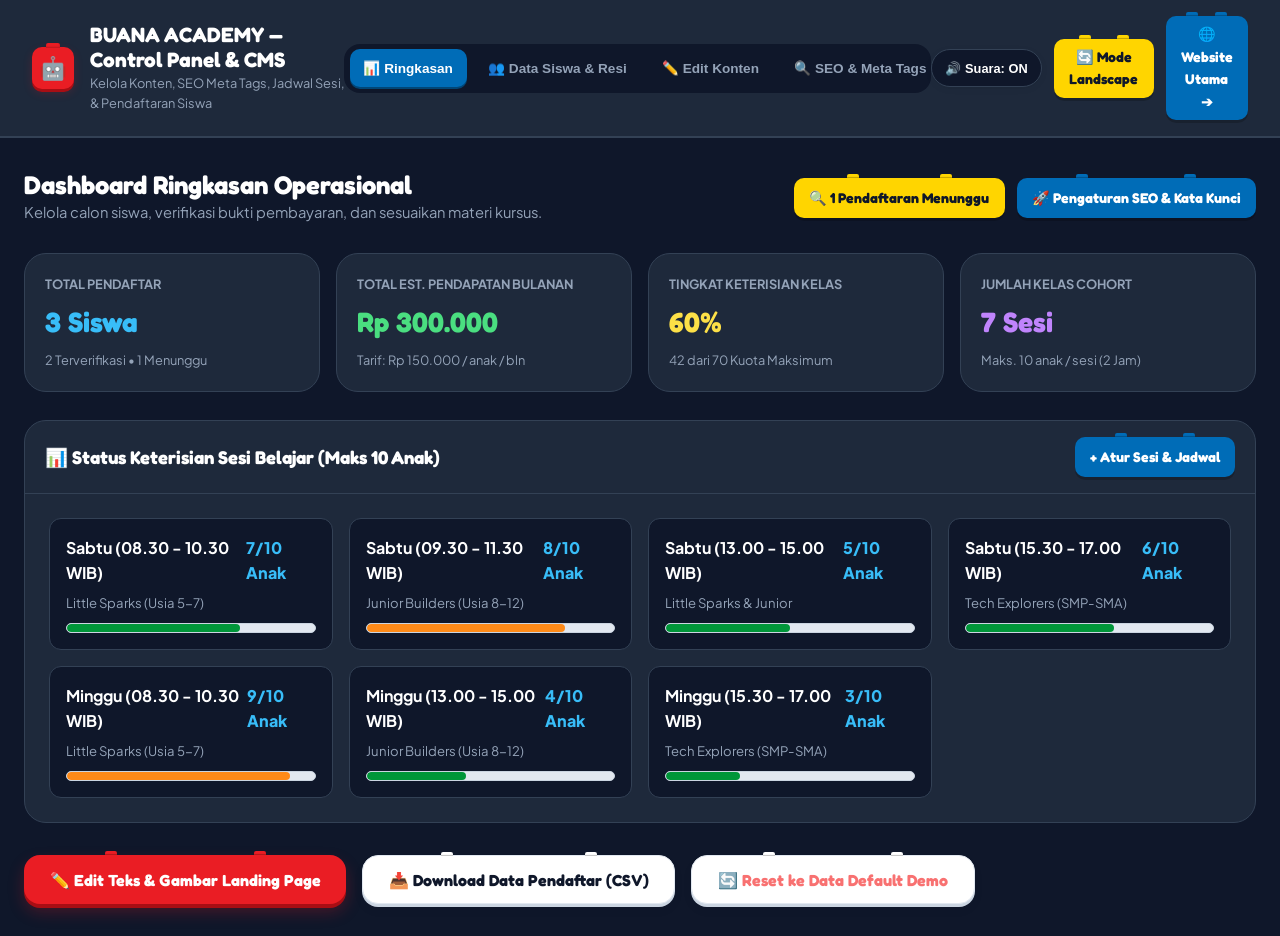
<file: admin.html>
<!DOCTYPE html>
<html lang="id">
<head>
  <meta charset="UTF-8">
  <meta name="viewport" content="width=device-width, initial-scale=1.0">
  <title>Admin Portal — BUANA ACADEMY Control Panel & SEO Manager</title>
  <meta name="robots" content="noindex, nofollow">
  <link rel="stylesheet" href="css/style.css">
  <link rel="icon" href="data:image/svg+xml,<svg xmlns='http://www.w3.org/2000/svg' viewBox='0 0 100 100'><text y='.9em' font-size='90'>⚙️</text></svg>">
  <style>
    body {
      background: #0f172a;
      color: #e2e8f0;
      background-image: none;
    }
    .admin-wrapper {
      display: flex;
      flex-direction: column;
      min-height: 100vh;
    }
    .admin-nav-bar {
      background: #1e293b;
      border-bottom: 2px solid #334155;
      padding: 1rem 2rem;
      display: flex;
      align-items: center;
      justify-content: space-between;
      position: sticky;
      top: 0;
      z-index: 100;
    }
    .seo-preview-google {
      background: #ffffff;
      color: #1a0dab;
      border: 1px solid #dfe1e5;
      border-radius: 12px;
      padding: 1.25rem 1.5rem;
      margin-top: 1rem;
      font-family: Arial, sans-serif;
    }
    .seo-preview-url {
      font-size: 0.85rem;
      color: #202124;
      margin-bottom: 0.25rem;
    }
    .seo-preview-title {
      font-size: 1.25rem;
      color: #1a0dab;
      font-weight: 500;
      cursor: pointer;
      text-decoration: underline;
      line-height: 1.3;
      margin-bottom: 0.35rem;
    }
    .seo-preview-desc {
      font-size: 0.9rem;
      color: #4d5156;
      line-height: 1.4;
    }
  </style>
</head>
<body>

  <div class="admin-wrapper">
    <!-- Header -->
    <header class="admin-nav-bar">
      <div style="display:flex; align-items:center; gap:1rem;">
        <div class="lego-brand-box" style="width:42px; height:42px; font-size:1.4rem;">🤖</div>
        <div>
          <h1 style="color:#fff; font-size:1.3rem; margin:0;">BUANA ACADEMY — Control Panel & CMS</h1>
          <div style="font-size:0.8rem; color:#94a3b8;">Kelola Konten, SEO Meta Tags, Jadwal Sesi, & Pendaftaran Siswa</div>
        </div>
      </div>

      <!-- Navigation Tabs -->
      <div class="admin-tabs">
        <button class="admin-tab-btn active" data-tab="overview">📊 Ringkasan</button>
        <button class="admin-tab-btn" data-tab="students">👥 Data Siswa & Resi</button>
        <button class="admin-tab-btn" data-tab="cms">✏️ Edit Konten</button>
        <button class="admin-tab-btn" data-tab="seo">🔍 SEO & Meta Tags</button>
        <button class="admin-tab-btn" data-tab="sessions">⏰ Jadwal & Kuota</button>
        <button class="admin-tab-btn" data-tab="faqs">❓ FAQ</button>
      </div>

      <div style="display:flex; align-items:center; gap:0.75rem;">
        <button id="btn-sound-toggle" class="sound-toggle-btn" onclick="window.buanaSound.toggleSound()" style="background:#0f172a; color:#fff; border-color:#334155;">
          🔊 Suara: ON
        </button>

        <a href="landscape.html" target="_blank" class="btn-lego btn-lego-yellow btn-sm" title="Lihat Tampilan Landscape">
          🔄 Mode Landscape
        </a>

        <a href="index.html" target="_blank" class="btn-lego btn-lego-blue btn-sm">
          🌐 Website Utama ➔
        </a>
      </div>
    </header>

    <!-- Main Container Content -->
    <main class="container" style="max-width:1300px; padding:2rem 1.5rem; flex-grow:1;">
      <div id="admin-tab-content">
        <!-- Rendered dynamically by admin.js -->
      </div>
    </main>
  </div>

  <!-- Scripts -->
  <script src="js/store.js"></script>
  <script src="js/sound.js"></script>
  <script src="js/confetti.js"></script>
  <script src="js/admin.js"></script>
</body>
</html>
</file>
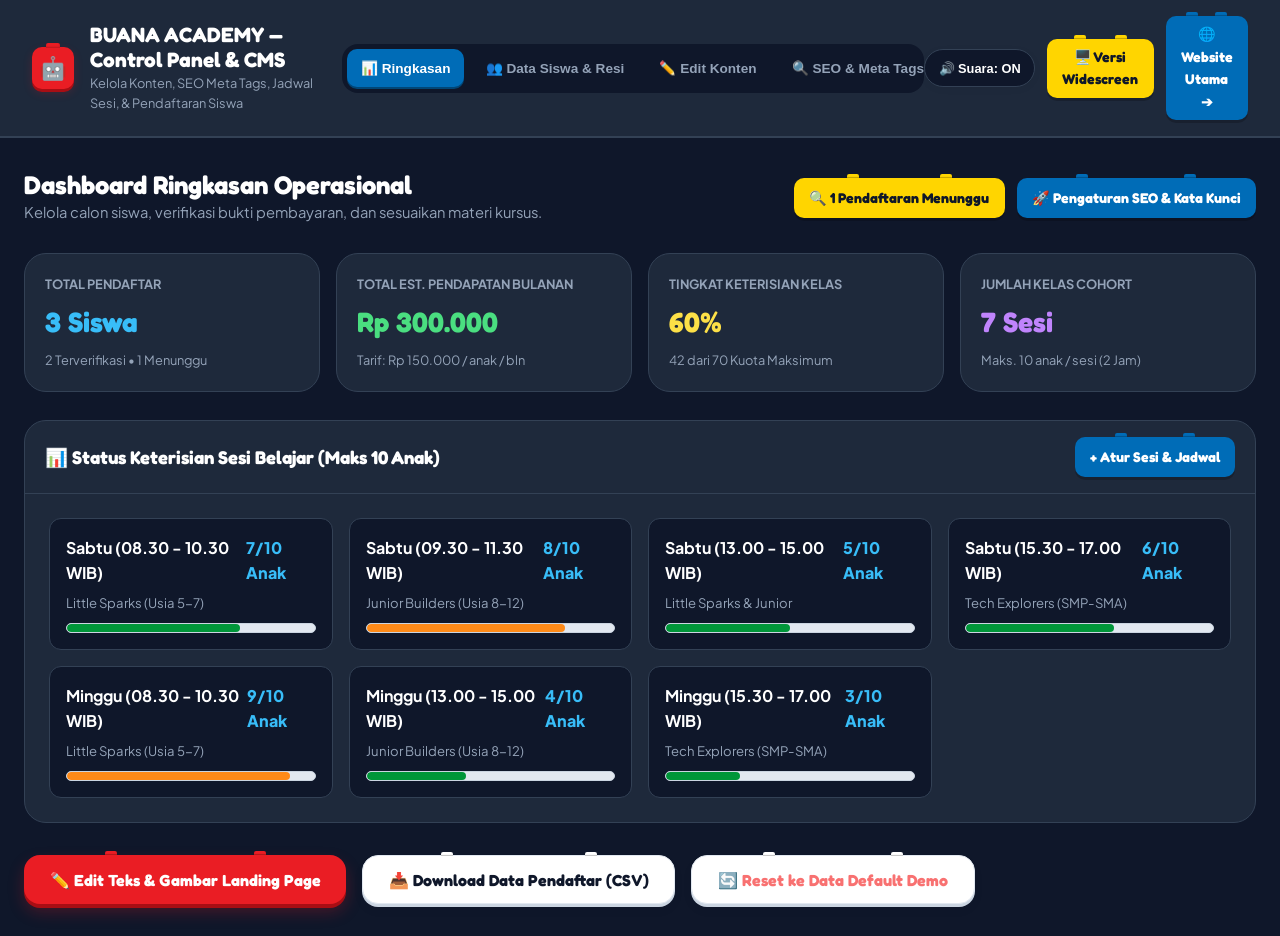
<file: robotic/admin.html>
<!DOCTYPE html>
<html lang="id">
<head>
  <meta charset="UTF-8">
  <meta name="viewport" content="width=device-width, initial-scale=1.0">
  <title>Admin Portal — BUANA ACADEMY Control Panel & SEO Manager</title>
  <meta name="robots" content="noindex, nofollow">
  <link rel="stylesheet" href="css/style.css">
  <link rel="icon" href="data:image/svg+xml,<svg xmlns='http://www.w3.org/2000/svg' viewBox='0 0 100 100'><text y='.9em' font-size='90'>⚙️</text></svg>">
  <style>
    body {
      background: #0f172a;
      color: #e2e8f0;
      background-image: none;
    }
    .admin-wrapper {
      display: flex;
      flex-direction: column;
      min-height: 100vh;
    }
    .admin-nav-bar {
      background: #1e293b;
      border-bottom: 2px solid #334155;
      padding: 1rem 2rem;
      display: flex;
      align-items: center;
      justify-content: space-between;
      position: sticky;
      top: 0;
      z-index: 100;
    }
    .seo-preview-google {
      background: #ffffff;
      color: #1a0dab;
      border: 1px solid #dfe1e5;
      border-radius: 12px;
      padding: 1.25rem 1.5rem;
      margin-top: 1rem;
      font-family: Arial, sans-serif;
    }
    .seo-preview-url {
      font-size: 0.85rem;
      color: #202124;
      margin-bottom: 0.25rem;
    }
    .seo-preview-title {
      font-size: 1.25rem;
      color: #1a0dab;
      font-weight: 500;
      cursor: pointer;
      text-decoration: underline;
      line-height: 1.3;
      margin-bottom: 0.35rem;
    }
    .seo-preview-desc {
      font-size: 0.9rem;
      color: #4d5156;
      line-height: 1.4;
    }
  </style>
</head>
<body>

  <div class="admin-wrapper">
    <!-- Header -->
    <header class="admin-nav-bar">
      <div style="display:flex; align-items:center; gap:1rem;">
        <div class="lego-brand-box" style="width:42px; height:42px; font-size:1.4rem;">🤖</div>
        <div>
          <h1 style="color:#fff; font-size:1.3rem; margin:0;">BUANA ACADEMY — Control Panel & CMS</h1>
          <div style="font-size:0.8rem; color:#94a3b8;">Kelola Konten, SEO Meta Tags, Jadwal Sesi, & Pendaftaran Siswa</div>
        </div>
      </div>

      <!-- Navigation Tabs -->
      <div class="admin-tabs">
        <button class="admin-tab-btn active" data-tab="overview">📊 Ringkasan</button>
        <button class="admin-tab-btn" data-tab="students">👥 Data Siswa & Resi</button>
        <button class="admin-tab-btn" data-tab="cms">✏️ Edit Konten</button>
        <button class="admin-tab-btn" data-tab="seo">🔍 SEO & Meta Tags</button>
        <button class="admin-tab-btn" data-tab="sessions">⏰ Jadwal & Kuota</button>
        <button class="admin-tab-btn" data-tab="faqs">❓ FAQ</button>
      </div>

      <div style="display:flex; align-items:center; gap:0.75rem;">
        <button id="btn-sound-toggle" class="sound-toggle-btn" onclick="window.buanaSound.toggleSound()" style="background:#0f172a; color:#fff; border-color:#334155;">
          🔊 Suara: ON
        </button>

        <a href="landscape.html" target="_blank" class="btn-lego btn-lego-yellow btn-sm" title="Buka Versi Widescreen">
          🖥️ Versi Widescreen
        </a>

        <a href="index.html" target="_blank" class="btn-lego btn-lego-blue btn-sm">
          🌐 Website Utama ➔
        </a>
      </div>
    </header>

    <!-- Main Container Content -->
    <main class="container" style="max-width:1300px; padding:2rem 1.5rem; flex-grow:1;">
      <div id="admin-tab-content">
        <!-- Rendered dynamically by admin.js -->
      </div>
    </main>
  </div>

  <!-- Scripts -->
  <script src="js/store.js"></script>
  <script src="js/sound.js"></script>
  <script src="js/confetti.js"></script>
  <script src="js/admin.js"></script>
</body>
</html>
</file>
<file: css/style.css>
/* ==========================================================================
   BUANA ACADEMY - LEGO-THEMED & MOBILE-FIRST iOS SYSTEM
   With Lego Brick Navigation, 3D Tactile Buttons & Flying Lego Airplane
   ========================================================================== */

@import url('https://fonts.googleapis.com/css2?family=Fredoka:wght@400;500;600;700&family=Plus+Jakarta+Sans:wght@400;500;600;700;800&display=swap');

:root {
  /* Official Lego Color Palette (Tactile & Cheerful) */
  --lego-red: #ea1d24;
  --lego-red-shadow: #a80e14;
  
  --lego-blue: #006cb7;
  --lego-blue-shadow: #004677;
  
  --lego-yellow: #ffd500;
  --lego-yellow-shadow: #c9a300;
  
  --lego-green: #009639;
  --lego-green-shadow: #006325;
  
  --lego-orange: #fe8a18;
  --lego-orange-shadow: #c26307;
  
  --lego-purple: #8b5cf6;
  --lego-purple-shadow: #633fb9;

  /* iOS Clean System Tones */
  --ios-bg: #f6f8fc;
  --ios-card: #ffffff;
  --ios-subcard: #f8fafc;
  --ios-border: #e2e8f0;
  --ios-border-focus: #006cb7;
  
  --ios-text-primary: #0f172a;
  --ios-text-secondary: #334155;
  --ios-text-muted: #64748b;
  
  /* Radii */
  --radius-xs: 6px;
  --radius-sm: 10px;
  --radius-md: 16px;
  --radius-lg: 22px;
  --radius-xl: 30px;
  --radius-full: 9999px;
  
  /* Elevation */
  --shadow-ios-sm: 0 2px 8px rgba(0, 0, 0, 0.04), 0 1px 2px rgba(0, 0, 0, 0.02);
  --shadow-ios-card: 0 10px 25px -5px rgba(15, 23, 42, 0.06), 0 4px 10px -2px rgba(0, 0, 0, 0.02);
  --shadow-ios-elevated: 0 18px 36px -8px rgba(15, 23, 42, 0.1), 0 6px 14px -3px rgba(0, 0, 0, 0.04);

  --font-main: 'Plus Jakarta Sans', -apple-system, BlinkMacSystemFont, 'Segoe UI', Roboto, sans-serif;
  --font-lego: 'Fredoka', 'Plus Jakarta Sans', sans-serif;
  
  --transition-snappy: 0.12s cubic-bezier(0.4, 0, 0.2, 1);
  --transition-spring: 0.35s cubic-bezier(0.175, 0.885, 0.32, 1.275);
}

/* ==========================================================================
   RESET & LEGO BASEPLATE BACKGROUND
   ========================================================================== */
*, *::before, *::after {
  box-sizing: border-box;
  margin: 0;
  padding: 0;
  -webkit-tap-highlight-color: transparent;
}

html {
  scroll-behavior: smooth;
  font-size: 16px;
  touch-action: manipulation;
}

body {
  font-family: var(--font-main);
  background-color: var(--ios-bg);
  background-image: radial-gradient(#cbd5e1 2px, transparent 2px);
  background-size: 26px 26px;
  color: var(--ios-text-primary);
  line-height: 1.6;
  overflow-x: hidden;
  width: 100%;
  -webkit-font-smoothing: antialiased;
}

h1, h2, h3, h4, h5, h6 {
  font-family: var(--font-lego);
  color: var(--ios-text-primary);
  font-weight: 700;
  line-height: 1.2;
}

a {
  color: inherit;
  text-decoration: none;
}

img {
  max-width: 100%;
  height: auto;
  display: block;
}

.container {
  width: 100%;
  max-width: 1240px;
  margin: 0 auto;
  padding: 0 1.25rem;
}

/* ==========================================================================
   LEGO STUD ROWS & ACCENTS
   ========================================================================== */
.lego-stud-row {
  display: flex;
  gap: 10px;
  padding: 8px 12px;
  background: rgba(0, 0, 0, 0.03);
  border-bottom: 1px solid var(--ios-border);
  overflow: hidden;
}

.lego-stud {
  width: 14px;
  height: 14px;
  flex-shrink: 0;
  border-radius: 50%;
  background: #ffffff;
  box-shadow: inset 0 -2px 3px rgba(0,0,0,0.18), 0 2px 4px rgba(0,0,0,0.08);
  border: 1px solid rgba(0,0,0,0.06);
  position: relative;
}

.lego-stud::after {
  content: '';
  position: absolute;
  top: 2px;
  left: 3px;
  width: 4px;
  height: 4px;
  border-radius: 50%;
  background: rgba(255, 255, 255, 0.85);
}

/* ==========================================================================
   LEGO BRICK NAVIGATION MENU (DESKTOP & MOBILE)
   ========================================================================== */
.nav-links {
  display: flex;
  align-items: center;
  gap: 0.65rem;
  list-style: none;
}

/* Individual 3D Lego Brick Menu Item */
.lego-nav-brick {
  display: inline-flex;
  align-items: center;
  justify-content: center;
  font-family: var(--font-lego);
  font-size: 0.85rem;
  font-weight: 700;
  padding: 0.5rem 0.9rem;
  border-radius: var(--radius-sm);
  position: relative;
  cursor: pointer;
  user-select: none;
  text-decoration: none;
  white-space: nowrap;
  transition: transform var(--transition-snappy), box-shadow var(--transition-snappy);
}

/* Studs on top of each menu brick */
.lego-nav-brick::before, .lego-nav-brick::after {
  content: '';
  position: absolute;
  top: -4px;
  width: 9px;
  height: 4px;
  border-radius: 2px 2px 0 0;
  background: inherit;
  box-shadow: inset 0 -1px 1px rgba(0,0,0,0.25);
}
.lego-nav-brick::before { left: 20%; }
.lego-nav-brick::after { right: 20%; }

.lego-nav-brick:hover {
  transform: translateY(-2px);
}
.lego-nav-brick:active {
  transform: translateY(2px) !important;
}

/* Colors for Lego Menu Bricks */
.lego-nav-brick.red {
  background: var(--lego-red);
  color: #fff;
  box-shadow: 0 3px 0 var(--lego-red-shadow), 0 4px 8px rgba(234, 29, 36, 0.2);
}
.lego-nav-brick.red:active { box-shadow: 0 1px 0 var(--lego-red-shadow); }

.lego-nav-brick.blue {
  background: var(--lego-blue);
  color: #fff;
  box-shadow: 0 3px 0 var(--lego-blue-shadow), 0 4px 8px rgba(0, 108, 183, 0.2);
}
.lego-nav-brick.blue:active { box-shadow: 0 1px 0 var(--lego-blue-shadow); }

.lego-nav-brick.yellow {
  background: var(--lego-yellow);
  color: #0f172a;
  box-shadow: 0 3px 0 var(--lego-yellow-shadow), 0 4px 8px rgba(255, 213, 0, 0.25);
}
.lego-nav-brick.yellow:active { box-shadow: 0 1px 0 var(--lego-yellow-shadow); }

.lego-nav-brick.green {
  background: var(--lego-green);
  color: #fff;
  box-shadow: 0 3px 0 var(--lego-green-shadow), 0 4px 8px rgba(0, 150, 57, 0.2);
}
.lego-nav-brick.green:active { box-shadow: 0 1px 0 var(--lego-green-shadow); }

.lego-nav-brick.orange {
  background: var(--lego-orange);
  color: #fff;
  box-shadow: 0 3px 0 var(--lego-orange-shadow), 0 4px 8px rgba(254, 138, 24, 0.2);
}
.lego-nav-brick.orange:active { box-shadow: 0 1px 0 var(--lego-orange-shadow); }

.lego-nav-brick.purple {
  background: var(--lego-purple);
  color: #fff;
  box-shadow: 0 3px 0 var(--lego-purple-shadow), 0 4px 8px rgba(139, 92, 246, 0.2);
}
.lego-nav-brick.purple:active { box-shadow: 0 1px 0 var(--lego-purple-shadow); }

/* ==========================================================================
   LEGO 3D BRICK BUTTONS (TOUCH OPTIMIZED)
   ========================================================================== */
.btn-lego {
  display: inline-flex;
  align-items: center;
  justify-content: center;
  gap: 0.5rem;
  font-family: var(--font-lego);
  font-size: 1rem;
  font-weight: 700;
  padding: 0.85rem 1.6rem;
  min-height: 48px;
  border-radius: var(--radius-md);
  border: none;
  cursor: pointer;
  position: relative;
  text-align: center;
  user-select: none;
  transition: transform var(--transition-snappy), box-shadow var(--transition-snappy);
}

/* 2 Studs on top of Lego buttons */
.btn-lego::before, .btn-lego::after {
  content: '';
  position: absolute;
  top: -4px;
  width: 12px;
  height: 4px;
  border-radius: 2px 2px 0 0;
  background: inherit;
  box-shadow: inset 0 -1px 1px rgba(0,0,0,0.25);
}
.btn-lego::before { left: 25%; }
.btn-lego::after { right: 25%; }

.btn-lego:hover { transform: translateY(-2px); }
.btn-lego:active { transform: translateY(3px) !important; }

/* Lego Red Brick */
.btn-lego-red {
  background: var(--lego-red);
  color: #fff;
  box-shadow: 0 4px 0 var(--lego-red-shadow), 0 8px 16px rgba(234, 29, 36, 0.25);
}
.btn-lego-red:active { box-shadow: 0 1px 0 var(--lego-red-shadow); }

/* Lego Blue Brick */
.btn-lego-blue {
  background: var(--lego-blue);
  color: #fff;
  box-shadow: 0 4px 0 var(--lego-blue-shadow), 0 8px 16px rgba(0, 108, 183, 0.25);
}
.btn-lego-blue:active { box-shadow: 0 1px 0 var(--lego-blue-shadow); }

/* Lego Yellow Brick */
.btn-lego-yellow {
  background: var(--lego-yellow);
  color: #0f172a;
  box-shadow: 0 4px 0 var(--lego-yellow-shadow), 0 8px 16px rgba(255, 213, 0, 0.3);
}
.btn-lego-yellow:active { box-shadow: 0 1px 0 var(--lego-yellow-shadow); }

/* Lego Green Brick */
.btn-lego-green {
  background: var(--lego-green);
  color: #fff;
  box-shadow: 0 4px 0 var(--lego-green-shadow), 0 8px 16px rgba(0, 150, 57, 0.25);
}
.btn-lego-green:active { box-shadow: 0 1px 0 var(--lego-green-shadow); }

/* Lego White Brick */
.btn-lego-white {
  background: #ffffff;
  color: var(--ios-text-primary);
  border: 1.5px solid var(--ios-border);
  box-shadow: 0 3px 0 #cbd5e1, 0 6px 12px rgba(0,0,0,0.04);
}
.btn-lego-white:active { box-shadow: 0 1px 0 #cbd5e1; }

.btn-sm {
  padding: 0.45rem 0.95rem;
  font-size: 0.88rem;
  min-height: 40px;
  border-radius: var(--radius-sm);
  box-shadow: 0 3px 0 rgba(0,0,0,0.2);
}

.btn-lg {
  padding: 1rem 2.25rem;
  font-size: 1.15rem;
  min-height: 54px;
  border-radius: var(--radius-lg);
  box-shadow: 0 5px 0 rgba(0,0,0,0.25);
}

/* Sound Toggle Pill */
.sound-toggle-btn {
  background: #ffffff;
  border: 1.5px solid var(--ios-border);
  border-radius: var(--radius-full);
  padding: 0.45rem 0.85rem;
  font-size: 0.8rem;
  font-weight: 800;
  color: var(--ios-text-primary);
  cursor: pointer;
  display: flex;
  align-items: center;
  gap: 0.35rem;
  box-shadow: var(--shadow-ios-sm);
  white-space: nowrap;
  min-height: 38px;
}
.sound-toggle-btn.muted {
  color: var(--ios-text-muted);
  background: #f1f5f9;
}

/* ==========================================================================
   ANIMATED FLYING LEGO AIRPLANE & TRAILING BANNER
   ========================================================================== */
.flying-plane-wrapper {
  position: absolute;
  top: 0;
  left: 0;
  right: 0;
  height: 240px;
  pointer-events: none;
  overflow: hidden;
  z-index: 5;
}

.flying-lego-plane {
  position: absolute;
  top: 30px;
  left: -400px;
  display: flex;
  align-items: center;
  pointer-events: auto;
  cursor: pointer;
  user-select: none;
  animation: flySwoopAcrossSky 18s linear infinite;
  transition: transform 0.3s ease;
}

.lego-plane-body {
  display: flex;
  align-items: center;
  position: relative;
}

.plane-svg {
  filter: drop-shadow(0 6px 12px rgba(0, 0, 0, 0.15));
}

.propeller-blade {
  transform-origin: 148px 45px;
  animation: spinPropeller 0.12s linear infinite;
}

@keyframes spinPropeller {
  0% { transform: rotate(0deg); }
  100% { transform: rotate(360deg); }
}

/* Trailing Ribbon Banner */
.trailing-banner {
  display: flex;
  align-items: center;
  position: absolute;
  right: 120px;
  top: 26px;
  transform-origin: right center;
  animation: bannerWave 1.8s ease-in-out infinite alternate;
}

.tow-rope {
  width: 25px;
  height: 2px;
  background: #64748b;
}

.banner-brick {
  background: var(--lego-yellow);
  color: #0f172a;
  border: 1.5px solid var(--lego-yellow-shadow);
  border-radius: var(--radius-xs);
  padding: 0.35rem 0.75rem;
  box-shadow: 0 3px 0 var(--lego-yellow-shadow), 0 4px 10px rgba(0,0,0,0.12);
  display: flex;
  align-items: center;
  gap: 0.35rem;
  white-space: nowrap;
  position: relative;
}

.banner-brick-stud {
  position: absolute;
  top: -3px;
  width: 8px;
  height: 3px;
  background: var(--lego-yellow);
  border-radius: 2px 2px 0 0;
  box-shadow: inset 0 -1px 1px rgba(0,0,0,0.25);
}
.banner-brick-stud:nth-child(1) { left: 20%; }
.banner-brick-stud:nth-child(2) { right: 20%; }

.banner-text {
  font-family: var(--font-lego);
  font-weight: 800;
  font-size: 0.78rem;
  letter-spacing: 0.02em;
}

/* Flight Path Animation Across Sky */
@keyframes flySwoopAcrossSky {
  0% {
    transform: translateX(0vw) translateY(0px) rotate(2deg);
  }
  25% {
    transform: translateX(35vw) translateY(28px) rotate(-1deg);
  }
  50% {
    transform: translateX(65vw) translateY(-10px) rotate(3deg);
  }
  75% {
    transform: translateX(95vw) translateY(20px) rotate(-2deg);
  }
  100% {
    transform: translateX(130vw) translateY(0px) rotate(2deg);
  }
}

@keyframes bannerWave {
  0% { transform: rotate(-3deg) translateY(0px); }
  100% { transform: rotate(4deg) translateY(4px); }
}

.flying-lego-plane.turbo-boost {
  animation: none !important;
  transform: scale(1.2) rotate(360deg);
  transition: transform 0.6s cubic-bezier(0.175, 0.885, 0.32, 1.275);
}

/* ==========================================================================
   NAVIGATION BAR
   ========================================================================== */
.navbar {
  position: sticky;
  top: 0;
  z-index: 100;
  background: #ffffff;
  border-bottom: 2px solid var(--ios-border);
  box-shadow: var(--shadow-ios-sm);
}

.navbar-inner {
  display: flex;
  align-items: center;
  justify-content: space-between;
  height: 76px;
}

.brand-logo {
  display: flex;
  align-items: center;
  gap: 0.75rem;
}

.lego-brand-box {
  width: 44px;
  height: 44px;
  background: var(--lego-red);
  border-radius: var(--radius-sm);
  display: flex;
  align-items: center;
  justify-content: center;
  font-size: 1.45rem;
  color: #fff;
  box-shadow: 0 3px 0 var(--lego-red-shadow), 0 4px 10px rgba(234, 29, 36, 0.2);
  position: relative;
  flex-shrink: 0;
}

.lego-brand-box::before {
  content: '';
  position: absolute;
  top: -4px;
  width: 14px;
  height: 5px;
  background: var(--lego-red);
  border-radius: 2px 2px 0 0;
  box-shadow: inset 0 -1px 2px rgba(0,0,0,0.2);
}

.brand-text {
  display: flex;
  flex-direction: column;
}

.brand-name {
  font-family: var(--font-lego);
  font-size: 1.3rem;
  color: var(--ios-text-primary);
  line-height: 1;
}

.brand-sub {
  font-size: 0.72rem;
  color: var(--lego-blue);
  font-weight: 800;
  text-transform: uppercase;
  letter-spacing: 0.04em;
  margin-top: 2px;
}

.nav-actions {
  display: flex;
  align-items: center;
  gap: 0.65rem;
}

.mobile-nav-toggle {
  display: none;
  background: #f1f5f9;
  border: 1.5px solid var(--ios-border);
  border-radius: var(--radius-sm);
  width: 44px;
  height: 44px;
  cursor: pointer;
  align-items: center;
  justify-content: center;
  font-size: 1.4rem;
  color: var(--ios-text-primary);
}

/* Mobile Nav Drawer with Lego Bricks */
.mobile-nav-drawer {
  position: fixed;
  top: 76px;
  left: 0;
  right: 0;
  bottom: 0;
  background: rgba(15, 23, 42, 0.65);
  backdrop-filter: blur(8px);
  z-index: 99;
  display: none;
  opacity: 0;
  transition: opacity 0.2s ease;
}

.mobile-nav-drawer.open {
  display: block;
  opacity: 1;
}

.mobile-nav-content {
  background: #ffffff;
  border-bottom: 4px solid var(--lego-yellow);
  padding: 1.5rem;
  display: flex;
  flex-direction: column;
  gap: 0.75rem;
  box-shadow: var(--shadow-ios-elevated);
}

/* ==========================================================================
   HERO SECTION
   ========================================================================== */
.hero-section {
  position: relative;
  padding: 3rem 0 4.5rem;
  background: linear-gradient(180deg, #ffffff 0%, #f1f5f9 100%);
  border-bottom: 2px solid var(--ios-border);
  overflow: hidden;
}

.hero-grid {
  display: grid;
  grid-template-columns: 1.1fr 0.9fr;
  gap: 3rem;
  align-items: center;
  position: relative;
  z-index: 2;
}

.hero-content {
  display: flex;
  flex-direction: column;
  gap: 1.25rem;
}

.hero-badge-pill {
  display: inline-flex;
  align-items: center;
  gap: 0.5rem;
  background: #ffffff;
  border: 2px solid var(--lego-yellow);
  color: #854d0e;
  padding: 0.4rem 1rem;
  border-radius: var(--radius-full);
  font-size: 0.85rem;
  font-weight: 800;
  box-shadow: 0 3px 0 var(--lego-yellow-shadow);
  width: fit-content;
}

.hero-title {
  font-size: clamp(2rem, 4.8vw, 3.25rem);
  color: #0f172a;
  line-height: 1.15;
}

.hero-title .highlight-red { color: var(--lego-red); }
.hero-title .highlight-blue { color: var(--lego-blue); }

.hero-lead {
  font-size: clamp(0.95rem, 2.5vw, 1.12rem);
  color: var(--ios-text-secondary);
  line-height: 1.65;
}

.hero-trust-bar {
  display: flex;
  flex-wrap: wrap;
  gap: 0.65rem;
}

.trust-brick-pill {
  display: inline-flex;
  align-items: center;
  gap: 0.4rem;
  background: #ffffff;
  border: 1.5px solid var(--ios-border);
  border-radius: var(--radius-md);
  padding: 0.45rem 0.85rem;
  font-size: 0.85rem;
  font-weight: 700;
  color: var(--ios-text-primary);
  box-shadow: 0 2px 0 #cbd5e1;
}

.trust-brick-pill .icon {
  color: var(--lego-green);
  font-weight: 900;
}

.hero-cta-group {
  display: flex;
  flex-wrap: wrap;
  align-items: center;
  gap: 1rem;
  margin-top: 0.25rem;
}

.price-box-clean {
  display: flex;
  flex-direction: column;
  background: #ffffff;
  padding: 0.5rem 1.15rem;
  border-radius: var(--radius-md);
  border: 1.5px solid var(--ios-border);
  box-shadow: var(--shadow-ios-sm);
}

.price-box-num {
  font-size: 1.5rem;
  font-weight: 800;
  color: var(--lego-red);
  font-family: var(--font-lego);
}

.price-box-sub {
  font-size: 0.75rem;
  color: var(--ios-text-muted);
  font-weight: 700;
}

/* Hero Media Card */
.hero-visual {
  position: relative;
}

.hero-image-card {
  background: #ffffff;
  border-radius: var(--radius-xl);
  padding: 0.65rem;
  box-shadow: 0 8px 0 #cbd5e1, var(--shadow-ios-elevated);
  border: 2.5px solid #ffffff;
  position: relative;
}

.hero-image-card img {
  border-radius: var(--radius-lg);
  width: 100%;
  height: clamp(240px, 35vw, 380px);
  object-fit: cover;
}

.floating-badge {
  position: absolute;
  background: #ffffff;
  border-radius: var(--radius-md);
  padding: 0.75rem 1rem;
  box-shadow: 0 4px 0 #cbd5e1, var(--shadow-ios-elevated);
  display: flex;
  align-items: center;
  gap: 0.75rem;
  border: 2px solid var(--ios-border);
}

.badge-top-right {
  top: -14px;
  right: -10px;
}

.badge-bottom-left {
  bottom: -14px;
  left: -10px;
}

.badge-icon {
  width: 38px;
  height: 38px;
  border-radius: var(--radius-sm);
  display: flex;
  align-items: center;
  justify-content: center;
  font-size: 1.2rem;
  flex-shrink: 0;
}

.badge-icon.yellow { background: var(--lego-yellow); color: #0f172a; }
.badge-icon.green { background: #dcfce7; color: var(--lego-green); }

.badge-title {
  font-weight: 800;
  font-size: 0.88rem;
  color: var(--ios-text-primary);
}

.badge-desc {
  font-size: 0.75rem;
  color: var(--ios-text-muted);
}

/* ==========================================================================
   SECTIONS & CARDS
   ========================================================================== */
.section {
  padding: 4.5rem 0;
  position: relative;
}

.section-alt {
  background-color: #ffffff;
  border-top: 2px solid var(--ios-border);
  border-bottom: 2px solid var(--ios-border);
}

.section-header {
  text-align: center;
  max-width: 780px;
  margin: 0 auto 2.75rem;
}

.section-tag-pill {
  display: inline-block;
  font-size: 0.82rem;
  font-weight: 800;
  text-transform: uppercase;
  letter-spacing: 0.06em;
  padding: 0.35rem 1rem;
  border-radius: var(--radius-full);
  margin-bottom: 0.75rem;
  box-shadow: 0 2px 0 rgba(0,0,0,0.08);
}

.section-tag-pill.blue {
  background: #e0f2fe;
  color: var(--lego-blue);
  border: 1.5px solid #bae6fd;
}

.section-tag-pill.red {
  background: #fee2e2;
  color: var(--lego-red);
  border: 1.5px solid #fecaca;
}

.section-tag-pill.green {
  background: #dcfce7;
  color: var(--lego-green);
  border: 1.5px solid #bbf7d0;
}

.section-title {
  font-size: clamp(1.65rem, 4vw, 2.35rem);
  color: #0f172a;
  margin-bottom: 0.65rem;
}

.section-subtitle {
  font-size: clamp(0.9rem, 2vw, 1.05rem);
  color: var(--ios-text-secondary);
}

/* Features Grid */
.features-grid {
  display: grid;
  grid-template-columns: repeat(auto-fit, minmax(250px, 1fr));
  gap: 1.5rem;
}

.feature-card {
  background: #ffffff;
  border-radius: var(--radius-lg);
  padding: 2rem 1.75rem;
  border: 2px solid var(--ios-border);
  box-shadow: 0 5px 0 #cbd5e1, var(--shadow-ios-card);
  transition: transform var(--transition-snappy);
  display: flex;
  flex-direction: column;
  gap: 0.85rem;
  position: relative;
  overflow: hidden;
}

.feature-icon-box {
  width: 52px;
  height: 52px;
  border-radius: var(--radius-md);
  display: flex;
  align-items: center;
  justify-content: center;
  font-size: 1.65rem;
  box-shadow: 0 3px 0 rgba(0,0,0,0.1);
  margin-bottom: 0.25rem;
  flex-shrink: 0;
}

.feature-card h3 {
  font-size: 1.25rem;
}

.feature-card p {
  color: var(--ios-text-secondary);
  font-size: 0.92rem;
}

/* ==========================================================================
   CURRICULUM SPOTLIGHT
   ========================================================================== */
.curriculum-spotlight {
  background: #ffffff;
  border-radius: var(--radius-xl);
  border: 2.5px solid var(--ios-border);
  box-shadow: 0 8px 0 #cbd5e1, var(--shadow-ios-elevated);
  overflow: hidden;
  margin-bottom: 2rem;
}

.spotlight-grid {
  display: grid;
  grid-template-columns: 1fr 1fr;
  align-items: center;
}

.spotlight-media {
  background: #f8fafc;
  height: 100%;
  display: flex;
  align-items: center;
  justify-content: center;
  padding: 2rem;
  border-right: 2px solid var(--ios-border);
}

.spotlight-media img {
  border-radius: var(--radius-lg);
  box-shadow: 0 4px 0 #cbd5e1;
  max-height: 380px;
  object-fit: contain;
  width: 100%;
}

.spotlight-content {
  padding: 2.5rem 2rem;
  display: flex;
  flex-direction: column;
  gap: 1.15rem;
}

.kit-tags-row {
  display: flex;
  flex-wrap: wrap;
  gap: 0.5rem;
}

.kit-tag-brick {
  font-size: 0.78rem;
  font-weight: 800;
  padding: 0.3rem 0.75rem;
  border-radius: var(--radius-sm);
  background: #f1f5f9;
  color: var(--ios-text-primary);
  border: 1px solid var(--ios-border);
  box-shadow: 0 2px 0 #cbd5e1;
}

.kit-tag-brick.red {
  background: var(--lego-red);
  color: #fff;
  border-color: var(--lego-red-shadow);
  box-shadow: 0 2px 0 var(--lego-red-shadow);
}

.weekly-breakdown {
  display: flex;
  flex-direction: column;
  gap: 0.75rem;
}

.week-item {
  display: flex;
  align-items: flex-start;
  gap: 0.85rem;
  padding: 0.85rem 1rem;
  border-radius: var(--radius-md);
  background: #f8fafc;
  border: 1.5px solid var(--ios-border);
  box-shadow: 0 2px 0 #cbd5e1;
}

.week-badge {
  font-family: var(--font-lego);
  font-weight: 700;
  font-size: 0.85rem;
  color: #fff;
  background: var(--lego-blue);
  padding: 0.2rem 0.65rem;
  border-radius: var(--radius-sm);
  box-shadow: 0 2px 0 var(--lego-blue-shadow);
  white-space: nowrap;
  flex-shrink: 0;
}

.week-text {
  font-size: 0.9rem;
  color: var(--ios-text-secondary);
}

/* ==========================================================================
   PROGRAM CARDS
   ========================================================================== */
.programs-grid {
  display: grid;
  grid-template-columns: repeat(auto-fit, minmax(290px, 1fr));
  gap: 1.75rem;
}

.program-card {
  background: #ffffff;
  border-radius: var(--radius-xl);
  border: 2px solid var(--ios-border);
  box-shadow: 0 6px 0 #cbd5e1, var(--shadow-ios-card);
  overflow: hidden;
  display: flex;
  flex-direction: column;
  transition: transform var(--transition-snappy);
  position: relative;
}

.program-card.featured {
  border: 2.5px solid var(--lego-red);
  box-shadow: 0 6px 0 var(--lego-red-shadow), var(--shadow-ios-card);
}

.program-img-wrapper {
  height: 200px;
  position: relative;
  overflow: hidden;
  background: #e2e8f0;
  border-bottom: 2px solid var(--ios-border);
}

.program-img-wrapper img {
  width: 100%;
  height: 100%;
  object-fit: cover;
}

.program-pill-tag {
  position: absolute;
  top: 0.85rem;
  right: 0.85rem;
  background: #ffffff;
  color: #0f172a;
  font-size: 0.78rem;
  font-weight: 800;
  padding: 0.3rem 0.8rem;
  border-radius: var(--radius-full);
  border: 1.5px solid var(--ios-border);
  box-shadow: 0 2px 0 #cbd5e1;
}

.program-pill-tag.popular {
  background: var(--lego-red);
  color: #ffffff;
  border-color: var(--lego-red-shadow);
  box-shadow: 0 2px 0 var(--lego-red-shadow);
}

.program-body {
  padding: 1.5rem;
  display: flex;
  flex-direction: column;
  gap: 1.15rem;
  flex-grow: 1;
}

.program-age {
  font-size: 0.85rem;
  font-weight: 800;
  color: var(--lego-blue);
}

.program-title {
  font-size: 1.35rem;
}

.program-desc {
  font-size: 0.9rem;
  color: var(--ios-text-secondary);
}

.program-feature-list {
  list-style: none;
  display: flex;
  flex-direction: column;
  gap: 0.45rem;
  font-size: 0.85rem;
  color: var(--ios-text-secondary);
}

.program-feature-list li {
  display: flex;
  align-items: center;
  gap: 0.5rem;
}

.program-feature-list li::before {
  content: '✓';
  color: var(--lego-green);
  font-weight: 900;
}

.program-footer {
  margin-top: auto;
  padding-top: 1rem;
  border-top: 2px solid var(--ios-border);
  display: flex;
  align-items: center;
  justify-content: space-between;
}

/* ==========================================================================
   SCHEDULE & PRAYER BANNER
   ========================================================================== */
.prayer-info-banner {
  background: #ffffff;
  border: 2px solid var(--lego-green);
  border-radius: var(--radius-xl);
  padding: 1.5rem;
  margin-bottom: 2rem;
  display: flex;
  align-items: center;
  justify-content: space-between;
  gap: 1.25rem;
  box-shadow: 0 5px 0 var(--lego-green-shadow), var(--shadow-ios-card);
}

.prayer-info-content h4 {
  color: #065f46;
  font-size: 1.2rem;
  margin-bottom: 0.25rem;
}

.prayer-info-content p {
  color: var(--ios-text-secondary);
  font-size: 0.9rem;
}

.prayer-time-pills {
  display: flex;
  gap: 0.65rem;
  flex-wrap: wrap;
}

.prayer-pill {
  background: #f0fdf4;
  border: 1.5px solid #bbf7d0;
  padding: 0.5rem 1rem;
  border-radius: var(--radius-md);
  text-align: center;
  box-shadow: 0 2px 0 #86efac;
}

.prayer-pill-title {
  font-size: 0.72rem;
  font-weight: 800;
  text-transform: uppercase;
  color: #15803d;
}

.prayer-pill-time {
  font-weight: 800;
  font-size: 0.9rem;
  color: #0f172a;
}

/* Sessions Grid */
.sessions-grid {
  display: grid;
  grid-template-columns: repeat(auto-fit, minmax(260px, 1fr));
  gap: 1.5rem;
}

.session-card {
  background: #ffffff;
  border-radius: var(--radius-lg);
  border: 2px solid var(--ios-border);
  padding: 1.5rem;
  box-shadow: 0 5px 0 #cbd5e1, var(--shadow-ios-card);
  display: flex;
  flex-direction: column;
  gap: 1rem;
  position: relative;
}

.session-card.almost-full {
  border-color: var(--lego-orange);
  box-shadow: 0 5px 0 var(--lego-orange-shadow);
}

.session-card.full {
  border-color: var(--lego-red);
  box-shadow: 0 5px 0 var(--lego-red-shadow);
  opacity: 0.85;
}

.session-header-row {
  display: flex;
  justify-content: space-between;
  align-items: flex-start;
}

.session-day-badge {
  font-weight: 800;
  font-size: 1.1rem;
  color: #0f172a;
}

.session-time {
  font-size: 0.92rem;
  font-weight: 800;
  color: var(--lego-blue);
}

.session-target {
  font-size: 0.85rem;
  color: var(--ios-text-secondary);
}

.capacity-tracker {
  display: flex;
  flex-direction: column;
  gap: 0.35rem;
}

.capacity-meta {
  display: flex;
  justify-content: space-between;
  font-size: 0.8rem;
  font-weight: 700;
}

.capacity-bar-track {
  width: 100%;
  height: 10px;
  background: #e2e8f0;
  border-radius: var(--radius-full);
  overflow: hidden;
  border: 1px solid #cbd5e1;
}

.capacity-bar-fill {
  height: 100%;
  border-radius: var(--radius-full);
  background: var(--lego-green);
  transition: width 0.6s ease;
}
.capacity-bar-fill.warning { background: var(--lego-orange); }
.capacity-bar-fill.full { background: var(--lego-red); }

/* ==========================================================================
   REGISTRATION FORM
   ========================================================================== */
.register-cta-box {
  background: #ffffff;
  border: 2.5px solid var(--ios-border);
  border-radius: var(--radius-xl);
  padding: 2.5rem 2rem;
  box-shadow: 0 10px 0 #cbd5e1, var(--shadow-ios-elevated);
  position: relative;
}

.cta-inner-grid {
  display: grid;
  grid-template-columns: 1.05fr 0.95fr;
  gap: 2.5rem;
  align-items: center;
}

.cta-text h2 {
  font-size: clamp(1.6rem, 3.5vw, 2.25rem);
  color: #0f172a;
  margin-bottom: 0.85rem;
}

.cta-text p {
  color: var(--ios-text-secondary);
  font-size: 1rem;
  line-height: 1.65;
  margin-bottom: 1.25rem;
}

.cta-price-highlight {
  background: #f8fafc;
  border: 2px solid var(--ios-border);
  border-radius: var(--radius-lg);
  padding: 1rem 1.5rem;
  display: flex;
  align-items: center;
  justify-content: space-between;
  margin-bottom: 1.25rem;
  box-shadow: 0 3px 0 #cbd5e1;
}

.cta-price-num {
  font-size: 1.85rem;
  font-weight: 800;
  color: var(--lego-red);
  font-family: var(--font-lego);
}

.stepper-tabs {
  display: flex;
  justify-content: space-between;
  margin-bottom: 1.75rem;
  position: relative;
}

.stepper-tabs::before {
  content: '';
  position: absolute;
  top: 17px;
  left: 10%;
  width: 80%;
  height: 3px;
  background: var(--ios-border);
  z-index: 1;
}

.step-item {
  display: flex;
  flex-direction: column;
  align-items: center;
  gap: 0.35rem;
  position: relative;
  z-index: 2;
  cursor: pointer;
}

.step-circle {
  width: 36px;
  height: 36px;
  border-radius: 50%;
  background: #ffffff;
  border: 2px solid var(--ios-border);
  color: var(--ios-text-muted);
  font-family: var(--font-lego);
  font-weight: 800;
  font-size: 0.92rem;
  display: flex;
  align-items: center;
  justify-content: center;
  box-shadow: 0 3px 0 #cbd5e1;
}

.step-item.active .step-circle {
  background: var(--lego-blue);
  border-color: var(--lego-blue-shadow);
  color: #ffffff;
  box-shadow: 0 3px 0 var(--lego-blue-shadow);
}

.step-item.completed .step-circle {
  background: var(--lego-green);
  border-color: var(--lego-green-shadow);
  color: #ffffff;
  box-shadow: 0 3px 0 var(--lego-green-shadow);
}

.step-label {
  font-size: 0.75rem;
  font-weight: 800;
  color: var(--ios-text-muted);
}
.step-item.active .step-label { color: var(--lego-blue); }

.registration-card {
  background: #f8fafc;
  border-radius: var(--radius-xl);
  padding: 1.75rem;
  border: 2px solid var(--ios-border);
  box-shadow: var(--shadow-ios-sm);
}

.form-group {
  margin-bottom: 1.15rem;
}

.form-label {
  display: block;
  font-size: 0.85rem;
  font-weight: 800;
  color: var(--ios-text-primary);
  margin-bottom: 0.4rem;
}
.form-label .req { color: var(--lego-red); }

.form-input, .form-select, .form-textarea {
  width: 100%;
  padding: 0.8rem 1rem;
  min-height: 48px;
  border-radius: var(--radius-md);
  border: 2px solid var(--ios-border);
  font-size: 0.95rem;
  color: var(--ios-text-primary);
  background: #ffffff;
}

.form-input:focus, .form-select:focus, .form-textarea:focus {
  outline: none;
  border-color: var(--lego-blue);
  box-shadow: 0 0 0 3px rgba(0, 108, 183, 0.15);
}

.form-row-2 {
  display: grid;
  grid-template-columns: 1fr 1fr;
  gap: 0.85rem;
}

.upload-dropzone {
  border: 2.5px dashed #94a3b8;
  border-radius: var(--radius-lg);
  padding: 1.5rem 1rem;
  text-align: center;
  background: #ffffff;
  cursor: pointer;
}
.upload-dropzone .upload-icon {
  font-size: 2.25rem;
  margin-bottom: 0.35rem;
}

.upload-preview-container {
  display: none;
  margin-top: 1rem;
  position: relative;
}

.upload-preview-img {
  width: 100%;
  max-height: 180px;
  object-fit: cover;
  border-radius: var(--radius-md);
  border: 2px solid var(--ios-border);
}

.btn-remove-upload {
  position: absolute;
  top: 8px;
  right: 8px;
  background: var(--lego-red);
  color: #fff;
  border: none;
  border-radius: 50%;
  width: 32px;
  height: 32px;
  cursor: pointer;
}

.bank-cards-grid {
  display: grid;
  grid-template-columns: 1fr 1fr;
  gap: 0.75rem;
  margin-bottom: 1rem;
}

.bank-card-item {
  border: 2px solid var(--ios-border);
  border-radius: var(--radius-md);
  padding: 0.75rem;
  cursor: pointer;
  background: #ffffff;
  box-shadow: 0 2px 0 #cbd5e1;
  min-height: 48px;
}

.bank-card-item.selected {
  border-color: var(--lego-blue);
  background: #f0f9ff;
  box-shadow: 0 2px 0 var(--lego-blue-shadow);
}

.bank-card-name { font-weight: 800; font-size: 0.92rem; color: #0f172a; }
.bank-card-num { font-family: monospace; font-size: 0.82rem; color: var(--ios-text-secondary); }

/* ==========================================================================
   STICKY MOBILE BOTTOM ACTION BAR
   ========================================================================== */
.mobile-sticky-bar {
  display: none;
  position: fixed;
  bottom: 0;
  left: 0;
  right: 0;
  background: #ffffff;
  border-top: 2px solid var(--ios-border);
  box-shadow: 0 -4px 20px rgba(0, 0, 0, 0.08);
  padding: 0.65rem 1rem;
  z-index: 80;
  align-items: center;
  justify-content: space-between;
}

.mobile-sticky-price {
  display: flex;
  flex-direction: column;
}

.mobile-sticky-price .amount {
  font-family: var(--font-lego);
  font-size: 1.2rem;
  font-weight: 800;
  color: var(--lego-red);
  line-height: 1;
}

.mobile-sticky-price .label {
  font-size: 0.72rem;
  color: var(--ios-text-muted);
  font-weight: 700;
}

/* ==========================================================================
   MODALS
   ========================================================================== */
.modal-overlay {
  position: fixed;
  inset: 0;
  background: rgba(15, 23, 42, 0.65);
  backdrop-filter: blur(6px);
  z-index: 1000;
  display: flex;
  align-items: center;
  justify-content: center;
  padding: 1rem;
  opacity: 0;
  pointer-events: none;
  transition: var(--transition-snappy);
}

.modal-overlay.active {
  opacity: 1;
  pointer-events: auto;
}

.modal-card {
  background: #ffffff;
  border-radius: var(--radius-xl);
  width: 100%;
  max-width: 540px;
  max-height: 90vh;
  overflow-y: auto;
  box-shadow: 0 12px 0 #cbd5e1, var(--shadow-ios-elevated);
  border: 3px solid #ffffff;
  padding: 2rem 1.5rem;
  position: relative;
  transform: translateY(20px);
  transition: var(--transition-spring);
}

.modal-overlay.active .modal-card {
  transform: translateY(0);
}

.modal-close-btn {
  position: absolute;
  top: 1rem;
  right: 1rem;
  background: #f1f5f9;
  border: 1px solid var(--ios-border);
  width: 36px;
  height: 36px;
  border-radius: 50%;
  font-size: 1.1rem;
  cursor: pointer;
  display: flex;
  align-items: center;
  justify-content: center;
  color: var(--ios-text-secondary);
}

.ticket-success-icon {
  width: 60px;
  height: 60px;
  background: var(--lego-green);
  color: #fff;
  border-radius: 50%;
  display: flex;
  align-items: center;
  justify-content: center;
  font-size: 2rem;
  margin: 0 auto 0.85rem;
  box-shadow: 0 3px 0 var(--lego-green-shadow);
}

.ticket-body {
  background: #f8fafc;
  border: 2px dashed var(--ios-border);
  border-radius: var(--radius-lg);
  padding: 1.25rem;
  margin-bottom: 1.25rem;
}

.ticket-row {
  display: flex;
  justify-content: space-between;
  padding: 0.5rem 0;
  border-bottom: 1px solid #e2e8f0;
  font-size: 0.88rem;
}
.ticket-row:last-child { border-bottom: none; }
.ticket-row .label { color: var(--ios-text-muted); }
.ticket-row .val { font-weight: 800; color: #0f172a; text-align: right; }

/* ==========================================================================
   ADMIN PANEL STYLES
   ========================================================================== */
.admin-tabs {
  display: flex;
  gap: 0.5rem;
  background: #0f172a;
  padding: 0.35rem;
  border-radius: var(--radius-md);
  overflow-x: auto;
  -webkit-overflow-scrolling: touch;
  max-width: 100%;
}

.admin-tabs::-webkit-scrollbar { display: none; }

.admin-tab-btn {
  background: transparent;
  border: none;
  color: #94a3b8;
  font-weight: 700;
  font-size: 0.85rem;
  padding: 0.5rem 0.85rem;
  border-radius: var(--radius-sm);
  cursor: pointer;
  white-space: nowrap;
  flex-shrink: 0;
  min-height: 38px;
}

.admin-tab-btn.active {
  background: var(--lego-blue);
  color: #fff;
  box-shadow: 0 2px 0 var(--lego-blue-shadow);
}

.admin-stats-grid {
  display: grid;
  grid-template-columns: repeat(auto-fit, minmax(200px, 1fr));
  gap: 1rem;
  margin-bottom: 1.75rem;
}

.admin-stat-card {
  background: #1e293b;
  border: 1px solid #334155;
  border-radius: var(--radius-lg);
  padding: 1.25rem;
  display: flex;
  flex-direction: column;
  gap: 0.35rem;
}

.admin-stat-val {
  font-size: 1.75rem;
  font-weight: 800;
  color: #38bdf8;
  font-family: var(--font-lego);
}

.admin-stat-label {
  font-size: 0.8rem;
  color: #94a3b8;
  font-weight: 700;
}

.admin-table-card {
  background: #1e293b;
  border: 1px solid #334155;
  border-radius: var(--radius-lg);
  overflow: hidden;
  margin-bottom: 2rem;
}

.admin-table-header {
  padding: 1rem 1.25rem;
  border-bottom: 1px solid #334155;
  display: flex;
  align-items: center;
  justify-content: space-between;
  flex-wrap: wrap;
  gap: 0.75rem;
}

.admin-table {
  width: 100%;
  border-collapse: collapse;
  text-align: left;
  min-width: 600px;
}

.admin-table th {
  background: #0f172a;
  padding: 0.75rem 1rem;
  font-size: 0.78rem;
  text-transform: uppercase;
  color: #94a3b8;
}

.admin-table td {
  padding: 0.85rem 1rem;
  border-bottom: 1px solid #334155;
  font-size: 0.85rem;
  color: #e2e8f0;
}

.status-pill {
  display: inline-block;
  padding: 0.25rem 0.75rem;
  border-radius: var(--radius-full);
  font-size: 0.78rem;
  font-weight: 800;
  white-space: nowrap;
}

.status-pill.verified { background: rgba(0, 150, 57, 0.25); color: #4ade80; }
.status-pill.pending { background: rgba(255, 213, 0, 0.25); color: #fde047; }
.status-pill.rejected { background: rgba(234, 29, 36, 0.25); color: #f87171; }

.admin-card {
  background: #1e293b;
  border: 1px solid #334155;
  border-radius: var(--radius-lg);
  padding: 1.5rem;
  margin-bottom: 1.25rem;
}

.admin-card h3 {
  color: #fff;
  font-size: 1.15rem;
  margin-bottom: 1rem;
  border-bottom: 1px solid #334155;
  padding-bottom: 0.65rem;
}

.admin-input, .admin-textarea, .admin-select {
  width: 100%;
  background: #0f172a;
  border: 1px solid #334155;
  border-radius: var(--radius-md);
  color: #fff;
  padding: 0.75rem 1rem;
  font-size: 0.92rem;
  min-height: 44px;
}

.admin-input:focus, .admin-textarea:focus, .admin-select:focus {
  outline: none;
  border-color: var(--lego-blue);
}

/* ==========================================================================
   FOOTER & FLOATING WHATSAPP
   ========================================================================= */
.footer {
  background: #0f172a;
  color: #cbd5e1;
  padding: 3.5rem 0 5.5rem;
  border-top: 4px solid var(--lego-yellow);
}

.footer-grid {
  display: grid;
  grid-template-columns: 1.5fr 1fr 1fr;
  gap: 2.5rem;
  margin-bottom: 2.5rem;
}

.footer-brand h3 {
  color: #fff;
  font-size: 1.35rem;
  margin-bottom: 0.65rem;
}

.footer-contact-item {
  display: flex;
  align-items: flex-start;
  gap: 0.75rem;
  margin-bottom: 0.75rem;
  font-size: 0.9rem;
}

.footer-bottom {
  border-top: 1px solid #1e293b;
  padding-top: 1.75rem;
  text-align: center;
  font-size: 0.82rem;
  color: #64748b;
}

.whatsapp-float {
  position: fixed;
  bottom: 5rem;
  right: 1.25rem;
  background: #25d366;
  color: #fff;
  width: 54px;
  height: 54px;
  border-radius: 50%;
  display: flex;
  align-items: center;
  justify-content: center;
  font-size: 1.85rem;
  box-shadow: 0 4px 0 #15803d, 0 10px 22px rgba(37, 211, 102, 0.4);
  z-index: 85;
}

/* ==========================================================================
   RESPONSIVE BREAKPOINTS (SMARTPHONE, TABLET, DESKTOP)
   ========================================================================= */
@media (max-width: 1024px) {
  .hero-grid {
    grid-template-columns: 1fr;
    gap: 2.5rem;
  }
  .spotlight-grid {
    grid-template-columns: 1fr;
  }
  .spotlight-media {
    border-right: none;
    border-bottom: 2px solid var(--ios-border);
  }
  .cta-inner-grid {
    grid-template-columns: 1fr;
  }
  .footer-grid {
    grid-template-columns: 1fr 1fr;
  }
}

@media (max-width: 768px) {
  .nav-links {
    display: none;
  }
  .mobile-nav-toggle {
    display: flex;
  }
  .mobile-sticky-bar {
    display: flex;
  }

  .container {
    padding: 0 1rem;
  }

  .hero-section {
    padding: 2rem 0 3rem;
  }

  .hero-trust-bar {
    gap: 0.5rem;
  }
  .trust-brick-pill {
    font-size: 0.8rem;
    padding: 0.35rem 0.65rem;
  }

  .floating-badge {
    padding: 0.5rem 0.75rem;
    gap: 0.5rem;
  }
  .badge-icon {
    width: 32px;
    height: 32px;
    font-size: 1rem;
  }
  .badge-title { font-size: 0.8rem; }
  .badge-desc { font-size: 0.7rem; }
  
  .badge-top-right {
    top: -10px;
    right: -4px;
  }
  .badge-bottom-left {
    bottom: -10px;
    left: -4px;
  }

  .register-cta-box {
    padding: 1.5rem 1rem;
  }
  .registration-card {
    padding: 1.25rem 1rem;
  }

  .form-row-2 {
    grid-template-columns: 1fr;
  }
  .bank-cards-grid {
    grid-template-columns: 1fr;
  }

  .prayer-info-banner {
    flex-direction: column;
    align-items: flex-start;
  }

  .footer-grid {
    grid-template-columns: 1fr;
    gap: 2rem;
  }

  .admin-nav-bar {
    flex-direction: column;
    gap: 0.85rem;
    padding: 1rem;
    align-items: stretch;
  }
}

@media (max-width: 480px) {
  .hero-cta-group {
    flex-direction: column;
    align-items: stretch;
  }
  .price-box-clean {
    text-align: center;
  }
  .btn-lego {
    width: 100%;
  }
  .sound-toggle-btn {
    display: none;
  }
}
</file>
<file: robotic/css/style.css>
/* ==========================================================================
   BUANA ACADEMY - LEGO-THEMED & MOBILE-FIRST iOS SYSTEM
   With Lego Brick Navigation, 3D Tactile Buttons & Flying Lego Airplane
   ========================================================================== */

@import url('https://fonts.googleapis.com/css2?family=Fredoka:wght@400;500;600;700&family=Plus+Jakarta+Sans:wght@400;500;600;700;800&display=swap');

:root {
  /* Official Lego Color Palette (Tactile & Cheerful) */
  --lego-red: #ea1d24;
  --lego-red-shadow: #a80e14;
  
  --lego-blue: #006cb7;
  --lego-blue-shadow: #004677;
  
  --lego-yellow: #ffd500;
  --lego-yellow-shadow: #c9a300;
  
  --lego-green: #009639;
  --lego-green-shadow: #006325;
  
  --lego-orange: #fe8a18;
  --lego-orange-shadow: #c26307;
  
  --lego-purple: #8b5cf6;
  --lego-purple-shadow: #633fb9;

  /* iOS Clean System Tones */
  --ios-bg: #f6f8fc;
  --ios-card: #ffffff;
  --ios-subcard: #f8fafc;
  --ios-border: #e2e8f0;
  --ios-border-focus: #006cb7;
  
  --ios-text-primary: #0f172a;
  --ios-text-secondary: #334155;
  --ios-text-muted: #64748b;
  
  /* Radii */
  --radius-xs: 6px;
  --radius-sm: 10px;
  --radius-md: 16px;
  --radius-lg: 22px;
  --radius-xl: 30px;
  --radius-full: 9999px;
  
  /* Elevation */
  --shadow-ios-sm: 0 2px 8px rgba(0, 0, 0, 0.04), 0 1px 2px rgba(0, 0, 0, 0.02);
  --shadow-ios-card: 0 10px 25px -5px rgba(15, 23, 42, 0.06), 0 4px 10px -2px rgba(0, 0, 0, 0.02);
  --shadow-ios-elevated: 0 18px 36px -8px rgba(15, 23, 42, 0.1), 0 6px 14px -3px rgba(0, 0, 0, 0.04);

  --font-main: 'Plus Jakarta Sans', -apple-system, BlinkMacSystemFont, 'Segoe UI', Roboto, sans-serif;
  --font-lego: 'Fredoka', 'Plus Jakarta Sans', sans-serif;
  
  --transition-snappy: 0.12s cubic-bezier(0.4, 0, 0.2, 1);
  --transition-spring: 0.35s cubic-bezier(0.175, 0.885, 0.32, 1.275);
}

/* ==========================================================================
   RESET & LEGO BASEPLATE BACKGROUND
   ========================================================================== */
*, *::before, *::after {
  box-sizing: border-box;
  margin: 0;
  padding: 0;
  -webkit-tap-highlight-color: transparent;
}

html {
  scroll-behavior: smooth;
  font-size: 16px;
  touch-action: manipulation;
}

body {
  font-family: var(--font-main);
  background-color: var(--ios-bg);
  background-image: radial-gradient(#cbd5e1 2px, transparent 2px);
  background-size: 26px 26px;
  color: var(--ios-text-primary);
  line-height: 1.6;
  overflow-x: hidden;
  width: 100%;
  -webkit-font-smoothing: antialiased;
}

h1, h2, h3, h4, h5, h6 {
  font-family: var(--font-lego);
  color: var(--ios-text-primary);
  font-weight: 700;
  line-height: 1.2;
}

a {
  color: inherit;
  text-decoration: none;
}

img {
  max-width: 100%;
  height: auto;
  display: block;
}

.container {
  width: 100%;
  max-width: 1240px;
  margin: 0 auto;
  padding: 0 1.25rem;
}

/* ==========================================================================
   LEGO STUD ROWS & ACCENTS
   ========================================================================== */
.lego-stud-row {
  display: flex;
  gap: 10px;
  padding: 8px 12px;
  background: rgba(0, 0, 0, 0.03);
  border-bottom: 1px solid var(--ios-border);
  overflow: hidden;
}

.lego-stud {
  width: 14px;
  height: 14px;
  flex-shrink: 0;
  border-radius: 50%;
  background: #ffffff;
  box-shadow: inset 0 -2px 3px rgba(0,0,0,0.18), 0 2px 4px rgba(0,0,0,0.08);
  border: 1px solid rgba(0,0,0,0.06);
  position: relative;
}

.lego-stud::after {
  content: '';
  position: absolute;
  top: 2px;
  left: 3px;
  width: 4px;
  height: 4px;
  border-radius: 50%;
  background: rgba(255, 255, 255, 0.85);
}

/* ==========================================================================
   LEGO BRICK NAVIGATION MENU (DESKTOP & MOBILE)
   ========================================================================== */
.nav-links {
  display: flex;
  align-items: center;
  gap: 0.65rem;
  list-style: none;
}

/* Individual 3D Lego Brick Menu Item */
.lego-nav-brick {
  display: inline-flex;
  align-items: center;
  justify-content: center;
  font-family: var(--font-lego);
  font-size: 0.85rem;
  font-weight: 700;
  padding: 0.5rem 0.9rem;
  border-radius: var(--radius-sm);
  position: relative;
  cursor: pointer;
  user-select: none;
  text-decoration: none;
  white-space: nowrap;
  transition: transform var(--transition-snappy), box-shadow var(--transition-snappy);
}

/* Studs on top of each menu brick */
.lego-nav-brick::before, .lego-nav-brick::after {
  content: '';
  position: absolute;
  top: -4px;
  width: 9px;
  height: 4px;
  border-radius: 2px 2px 0 0;
  background: inherit;
  box-shadow: inset 0 -1px 1px rgba(0,0,0,0.25);
}
.lego-nav-brick::before { left: 20%; }
.lego-nav-brick::after { right: 20%; }

.lego-nav-brick:hover {
  transform: translateY(-2px);
}
.lego-nav-brick:active {
  transform: translateY(2px) !important;
}

/* Colors for Lego Menu Bricks */
.lego-nav-brick.red {
  background: var(--lego-red);
  color: #fff;
  box-shadow: 0 3px 0 var(--lego-red-shadow), 0 4px 8px rgba(234, 29, 36, 0.2);
}
.lego-nav-brick.red:active { box-shadow: 0 1px 0 var(--lego-red-shadow); }

.lego-nav-brick.blue {
  background: var(--lego-blue);
  color: #fff;
  box-shadow: 0 3px 0 var(--lego-blue-shadow), 0 4px 8px rgba(0, 108, 183, 0.2);
}
.lego-nav-brick.blue:active { box-shadow: 0 1px 0 var(--lego-blue-shadow); }

.lego-nav-brick.yellow {
  background: var(--lego-yellow);
  color: #0f172a;
  box-shadow: 0 3px 0 var(--lego-yellow-shadow), 0 4px 8px rgba(255, 213, 0, 0.25);
}
.lego-nav-brick.yellow:active { box-shadow: 0 1px 0 var(--lego-yellow-shadow); }

.lego-nav-brick.green {
  background: var(--lego-green);
  color: #fff;
  box-shadow: 0 3px 0 var(--lego-green-shadow), 0 4px 8px rgba(0, 150, 57, 0.2);
}
.lego-nav-brick.green:active { box-shadow: 0 1px 0 var(--lego-green-shadow); }

.lego-nav-brick.orange {
  background: var(--lego-orange);
  color: #fff;
  box-shadow: 0 3px 0 var(--lego-orange-shadow), 0 4px 8px rgba(254, 138, 24, 0.2);
}
.lego-nav-brick.orange:active { box-shadow: 0 1px 0 var(--lego-orange-shadow); }

.lego-nav-brick.purple {
  background: var(--lego-purple);
  color: #fff;
  box-shadow: 0 3px 0 var(--lego-purple-shadow), 0 4px 8px rgba(139, 92, 246, 0.2);
}
.lego-nav-brick.purple:active { box-shadow: 0 1px 0 var(--lego-purple-shadow); }

/* ==========================================================================
   LEGO 3D BRICK BUTTONS (TOUCH OPTIMIZED)
   ========================================================================== */
.btn-lego {
  display: inline-flex;
  align-items: center;
  justify-content: center;
  gap: 0.5rem;
  font-family: var(--font-lego);
  font-size: 1rem;
  font-weight: 700;
  padding: 0.85rem 1.6rem;
  min-height: 48px;
  border-radius: var(--radius-md);
  border: none;
  cursor: pointer;
  position: relative;
  text-align: center;
  user-select: none;
  transition: transform var(--transition-snappy), box-shadow var(--transition-snappy);
}

/* 2 Studs on top of Lego buttons */
.btn-lego::before, .btn-lego::after {
  content: '';
  position: absolute;
  top: -4px;
  width: 12px;
  height: 4px;
  border-radius: 2px 2px 0 0;
  background: inherit;
  box-shadow: inset 0 -1px 1px rgba(0,0,0,0.25);
}
.btn-lego::before { left: 25%; }
.btn-lego::after { right: 25%; }

.btn-lego:hover { transform: translateY(-2px); }
.btn-lego:active { transform: translateY(3px) !important; }

/* Lego Red Brick */
.btn-lego-red {
  background: var(--lego-red);
  color: #fff;
  box-shadow: 0 4px 0 var(--lego-red-shadow), 0 8px 16px rgba(234, 29, 36, 0.25);
}
.btn-lego-red:active { box-shadow: 0 1px 0 var(--lego-red-shadow); }

/* Lego Blue Brick */
.btn-lego-blue {
  background: var(--lego-blue);
  color: #fff;
  box-shadow: 0 4px 0 var(--lego-blue-shadow), 0 8px 16px rgba(0, 108, 183, 0.25);
}
.btn-lego-blue:active { box-shadow: 0 1px 0 var(--lego-blue-shadow); }

/* Lego Yellow Brick */
.btn-lego-yellow {
  background: var(--lego-yellow);
  color: #0f172a;
  box-shadow: 0 4px 0 var(--lego-yellow-shadow), 0 8px 16px rgba(255, 213, 0, 0.3);
}
.btn-lego-yellow:active { box-shadow: 0 1px 0 var(--lego-yellow-shadow); }

/* Lego Green Brick */
.btn-lego-green {
  background: var(--lego-green);
  color: #fff;
  box-shadow: 0 4px 0 var(--lego-green-shadow), 0 8px 16px rgba(0, 150, 57, 0.25);
}
.btn-lego-green:active { box-shadow: 0 1px 0 var(--lego-green-shadow); }

/* Lego White Brick */
.btn-lego-white {
  background: #ffffff;
  color: var(--ios-text-primary);
  border: 1.5px solid var(--ios-border);
  box-shadow: 0 3px 0 #cbd5e1, 0 6px 12px rgba(0,0,0,0.04);
}
.btn-lego-white:active { box-shadow: 0 1px 0 #cbd5e1; }

.btn-sm {
  padding: 0.45rem 0.95rem;
  font-size: 0.88rem;
  min-height: 40px;
  border-radius: var(--radius-sm);
  box-shadow: 0 3px 0 rgba(0,0,0,0.2);
}

.btn-lg {
  padding: 1rem 2.25rem;
  font-size: 1.15rem;
  min-height: 54px;
  border-radius: var(--radius-lg);
  box-shadow: 0 5px 0 rgba(0,0,0,0.25);
}

/* Sound Toggle Pill */
.sound-toggle-btn {
  background: #ffffff;
  border: 1.5px solid var(--ios-border);
  border-radius: var(--radius-full);
  padding: 0.45rem 0.85rem;
  font-size: 0.8rem;
  font-weight: 800;
  color: var(--ios-text-primary);
  cursor: pointer;
  display: flex;
  align-items: center;
  gap: 0.35rem;
  box-shadow: var(--shadow-ios-sm);
  white-space: nowrap;
  min-height: 38px;
}
.sound-toggle-btn.muted {
  color: var(--ios-text-muted);
  background: #f1f5f9;
}

/* ==========================================================================
   ANIMATED FLYING LEGO AIRPLANE & TRAILING BANNER
   ========================================================================== */
.flying-plane-wrapper {
  position: absolute;
  top: 0;
  left: 0;
  right: 0;
  height: 240px;
  pointer-events: none;
  overflow: hidden;
  z-index: 5;
}

.flying-lego-plane {
  position: absolute;
  top: 30px;
  left: -400px;
  display: flex;
  align-items: center;
  pointer-events: auto;
  cursor: pointer;
  user-select: none;
  animation: flySwoopAcrossSky 18s linear infinite;
  transition: transform 0.3s ease;
}

.lego-plane-body {
  display: flex;
  align-items: center;
  position: relative;
}

.plane-svg {
  filter: drop-shadow(0 6px 12px rgba(0, 0, 0, 0.15));
}

.propeller-blade {
  transform-origin: 148px 45px;
  animation: spinPropeller 0.12s linear infinite;
}

@keyframes spinPropeller {
  0% { transform: rotate(0deg); }
  100% { transform: rotate(360deg); }
}

/* Trailing Ribbon Banner */
.trailing-banner {
  display: flex;
  align-items: center;
  position: absolute;
  right: 120px;
  top: 26px;
  transform-origin: right center;
  animation: bannerWave 1.8s ease-in-out infinite alternate;
}

.tow-rope {
  width: 25px;
  height: 2px;
  background: #64748b;
}

.banner-brick {
  background: var(--lego-yellow);
  color: #0f172a;
  border: 1.5px solid var(--lego-yellow-shadow);
  border-radius: var(--radius-xs);
  padding: 0.35rem 0.75rem;
  box-shadow: 0 3px 0 var(--lego-yellow-shadow), 0 4px 10px rgba(0,0,0,0.12);
  display: flex;
  align-items: center;
  gap: 0.35rem;
  white-space: nowrap;
  position: relative;
}

.banner-brick-stud {
  position: absolute;
  top: -3px;
  width: 8px;
  height: 3px;
  background: var(--lego-yellow);
  border-radius: 2px 2px 0 0;
  box-shadow: inset 0 -1px 1px rgba(0,0,0,0.25);
}
.banner-brick-stud:nth-child(1) { left: 20%; }
.banner-brick-stud:nth-child(2) { right: 20%; }

.banner-text {
  font-family: var(--font-lego);
  font-weight: 800;
  font-size: 0.78rem;
  letter-spacing: 0.02em;
}

/* Flight Path Animation Across Sky */
@keyframes flySwoopAcrossSky {
  0% {
    transform: translateX(0vw) translateY(0px) rotate(2deg);
  }
  25% {
    transform: translateX(35vw) translateY(28px) rotate(-1deg);
  }
  50% {
    transform: translateX(65vw) translateY(-10px) rotate(3deg);
  }
  75% {
    transform: translateX(95vw) translateY(20px) rotate(-2deg);
  }
  100% {
    transform: translateX(130vw) translateY(0px) rotate(2deg);
  }
}

@keyframes bannerWave {
  0% { transform: rotate(-3deg) translateY(0px); }
  100% { transform: rotate(4deg) translateY(4px); }
}

.flying-lego-plane.turbo-boost {
  animation: none !important;
  transform: scale(1.2) rotate(360deg);
  transition: transform 0.6s cubic-bezier(0.175, 0.885, 0.32, 1.275);
}

/* ==========================================================================
   NAVIGATION BAR
   ========================================================================== */
.navbar {
  position: sticky;
  top: 0;
  z-index: 100;
  background: #ffffff;
  border-bottom: 2px solid var(--ios-border);
  box-shadow: var(--shadow-ios-sm);
}

.navbar-inner {
  display: flex;
  align-items: center;
  justify-content: space-between;
  height: 76px;
}

.brand-logo {
  display: flex;
  align-items: center;
  gap: 0.75rem;
}

.lego-brand-box {
  width: 44px;
  height: 44px;
  background: var(--lego-red);
  border-radius: var(--radius-sm);
  display: flex;
  align-items: center;
  justify-content: center;
  font-size: 1.45rem;
  color: #fff;
  box-shadow: 0 3px 0 var(--lego-red-shadow), 0 4px 10px rgba(234, 29, 36, 0.2);
  position: relative;
  flex-shrink: 0;
}

.lego-brand-box::before {
  content: '';
  position: absolute;
  top: -4px;
  width: 14px;
  height: 5px;
  background: var(--lego-red);
  border-radius: 2px 2px 0 0;
  box-shadow: inset 0 -1px 2px rgba(0,0,0,0.2);
}

.brand-text {
  display: flex;
  flex-direction: column;
}

.brand-name {
  font-family: var(--font-lego);
  font-size: 1.3rem;
  color: var(--ios-text-primary);
  line-height: 1;
}

.brand-sub {
  font-size: 0.72rem;
  color: var(--lego-blue);
  font-weight: 800;
  text-transform: uppercase;
  letter-spacing: 0.04em;
  margin-top: 2px;
}

.nav-actions {
  display: flex;
  align-items: center;
  gap: 0.65rem;
}

.mobile-nav-toggle {
  display: none;
  background: #f1f5f9;
  border: 1.5px solid var(--ios-border);
  border-radius: var(--radius-sm);
  width: 44px;
  height: 44px;
  cursor: pointer;
  align-items: center;
  justify-content: center;
  font-size: 1.4rem;
  color: var(--ios-text-primary);
}

/* Mobile Nav Drawer with Lego Bricks */
.mobile-nav-drawer {
  position: fixed;
  top: 76px;
  left: 0;
  right: 0;
  bottom: 0;
  background: rgba(15, 23, 42, 0.65);
  backdrop-filter: blur(8px);
  z-index: 99;
  display: none;
  opacity: 0;
  transition: opacity 0.2s ease;
}

.mobile-nav-drawer.open {
  display: block;
  opacity: 1;
}

.mobile-nav-content {
  background: #ffffff;
  border-bottom: 4px solid var(--lego-yellow);
  padding: 1.5rem;
  display: flex;
  flex-direction: column;
  gap: 0.75rem;
  box-shadow: var(--shadow-ios-elevated);
}

/* ==========================================================================
   HERO SECTION
   ========================================================================== */
.hero-section {
  position: relative;
  padding: 3rem 0 4.5rem;
  background: linear-gradient(180deg, #ffffff 0%, #f1f5f9 100%);
  border-bottom: 2px solid var(--ios-border);
  overflow: hidden;
}

.hero-grid {
  display: grid;
  grid-template-columns: 1.1fr 0.9fr;
  gap: 3rem;
  align-items: center;
  position: relative;
  z-index: 2;
}

.hero-content {
  display: flex;
  flex-direction: column;
  gap: 1.25rem;
}

.hero-badge-pill {
  display: inline-flex;
  align-items: center;
  gap: 0.5rem;
  background: #ffffff;
  border: 2px solid var(--lego-yellow);
  color: #854d0e;
  padding: 0.4rem 1rem;
  border-radius: var(--radius-full);
  font-size: 0.85rem;
  font-weight: 800;
  box-shadow: 0 3px 0 var(--lego-yellow-shadow);
  width: fit-content;
}

.hero-title {
  font-size: clamp(2rem, 4.8vw, 3.25rem);
  color: #0f172a;
  line-height: 1.15;
}

.hero-title .highlight-red { color: var(--lego-red); }
.hero-title .highlight-blue { color: var(--lego-blue); }

.hero-lead {
  font-size: clamp(0.95rem, 2.5vw, 1.12rem);
  color: var(--ios-text-secondary);
  line-height: 1.65;
}

.hero-trust-bar {
  display: flex;
  flex-wrap: wrap;
  gap: 0.65rem;
}

.trust-brick-pill {
  display: inline-flex;
  align-items: center;
  gap: 0.4rem;
  background: #ffffff;
  border: 1.5px solid var(--ios-border);
  border-radius: var(--radius-md);
  padding: 0.45rem 0.85rem;
  font-size: 0.85rem;
  font-weight: 700;
  color: var(--ios-text-primary);
  box-shadow: 0 2px 0 #cbd5e1;
}

.trust-brick-pill .icon {
  color: var(--lego-green);
  font-weight: 900;
}

.hero-cta-group {
  display: flex;
  flex-wrap: wrap;
  align-items: center;
  gap: 1rem;
  margin-top: 0.25rem;
}

.price-box-clean {
  display: flex;
  flex-direction: column;
  background: #ffffff;
  padding: 0.5rem 1.15rem;
  border-radius: var(--radius-md);
  border: 1.5px solid var(--ios-border);
  box-shadow: var(--shadow-ios-sm);
}

.price-box-num {
  font-size: 1.5rem;
  font-weight: 800;
  color: var(--lego-red);
  font-family: var(--font-lego);
}

.price-box-sub {
  font-size: 0.75rem;
  color: var(--ios-text-muted);
  font-weight: 700;
}

/* Hero Media Card */
.hero-visual {
  position: relative;
}

.hero-image-card {
  background: #ffffff;
  border-radius: var(--radius-xl);
  padding: 0.65rem;
  box-shadow: 0 8px 0 #cbd5e1, var(--shadow-ios-elevated);
  border: 2.5px solid #ffffff;
  position: relative;
}

.hero-image-card img {
  border-radius: var(--radius-lg);
  width: 100%;
  height: clamp(240px, 35vw, 380px);
  object-fit: cover;
}

.floating-badge {
  position: absolute;
  background: #ffffff;
  border-radius: var(--radius-md);
  padding: 0.75rem 1rem;
  box-shadow: 0 4px 0 #cbd5e1, var(--shadow-ios-elevated);
  display: flex;
  align-items: center;
  gap: 0.75rem;
  border: 2px solid var(--ios-border);
}

.badge-top-right {
  top: -14px;
  right: -10px;
}

.badge-bottom-left {
  bottom: -14px;
  left: -10px;
}

.badge-icon {
  width: 38px;
  height: 38px;
  border-radius: var(--radius-sm);
  display: flex;
  align-items: center;
  justify-content: center;
  font-size: 1.2rem;
  flex-shrink: 0;
}

.badge-icon.yellow { background: var(--lego-yellow); color: #0f172a; }
.badge-icon.green { background: #dcfce7; color: var(--lego-green); }

.badge-title {
  font-weight: 800;
  font-size: 0.88rem;
  color: var(--ios-text-primary);
}

.badge-desc {
  font-size: 0.75rem;
  color: var(--ios-text-muted);
}

/* ==========================================================================
   SECTIONS & CARDS
   ========================================================================== */
.section {
  padding: 4.5rem 0;
  position: relative;
}

.section-alt {
  background-color: #ffffff;
  border-top: 2px solid var(--ios-border);
  border-bottom: 2px solid var(--ios-border);
}

.section-header {
  text-align: center;
  max-width: 780px;
  margin: 0 auto 2.75rem;
}

.section-tag-pill {
  display: inline-block;
  font-size: 0.82rem;
  font-weight: 800;
  text-transform: uppercase;
  letter-spacing: 0.06em;
  padding: 0.35rem 1rem;
  border-radius: var(--radius-full);
  margin-bottom: 0.75rem;
  box-shadow: 0 2px 0 rgba(0,0,0,0.08);
}

.section-tag-pill.blue {
  background: #e0f2fe;
  color: var(--lego-blue);
  border: 1.5px solid #bae6fd;
}

.section-tag-pill.red {
  background: #fee2e2;
  color: var(--lego-red);
  border: 1.5px solid #fecaca;
}

.section-tag-pill.green {
  background: #dcfce7;
  color: var(--lego-green);
  border: 1.5px solid #bbf7d0;
}

.section-title {
  font-size: clamp(1.65rem, 4vw, 2.35rem);
  color: #0f172a;
  margin-bottom: 0.65rem;
}

.section-subtitle {
  font-size: clamp(0.9rem, 2vw, 1.05rem);
  color: var(--ios-text-secondary);
}

/* Features Grid */
.features-grid {
  display: grid;
  grid-template-columns: repeat(auto-fit, minmax(250px, 1fr));
  gap: 1.5rem;
}

.feature-card {
  background: #ffffff;
  border-radius: var(--radius-lg);
  padding: 2rem 1.75rem;
  border: 2px solid var(--ios-border);
  box-shadow: 0 5px 0 #cbd5e1, var(--shadow-ios-card);
  transition: transform var(--transition-snappy);
  display: flex;
  flex-direction: column;
  gap: 0.85rem;
  position: relative;
  overflow: hidden;
}

.feature-icon-box {
  width: 52px;
  height: 52px;
  border-radius: var(--radius-md);
  display: flex;
  align-items: center;
  justify-content: center;
  font-size: 1.65rem;
  box-shadow: 0 3px 0 rgba(0,0,0,0.1);
  margin-bottom: 0.25rem;
  flex-shrink: 0;
}

.feature-card h3 {
  font-size: 1.25rem;
}

.feature-card p {
  color: var(--ios-text-secondary);
  font-size: 0.92rem;
}

/* ==========================================================================
   CURRICULUM SPOTLIGHT
   ========================================================================== */
.curriculum-spotlight {
  background: #ffffff;
  border-radius: var(--radius-xl);
  border: 2.5px solid var(--ios-border);
  box-shadow: 0 8px 0 #cbd5e1, var(--shadow-ios-elevated);
  overflow: hidden;
  margin-bottom: 2rem;
}

.spotlight-grid {
  display: grid;
  grid-template-columns: 1fr 1fr;
  align-items: center;
}

.spotlight-media {
  background: #f8fafc;
  height: 100%;
  display: flex;
  align-items: center;
  justify-content: center;
  padding: 2rem;
  border-right: 2px solid var(--ios-border);
}

.spotlight-media img {
  border-radius: var(--radius-lg);
  box-shadow: 0 4px 0 #cbd5e1;
  max-height: 380px;
  object-fit: contain;
  width: 100%;
}

.spotlight-content {
  padding: 2.5rem 2rem;
  display: flex;
  flex-direction: column;
  gap: 1.15rem;
}

.kit-tags-row {
  display: flex;
  flex-wrap: wrap;
  gap: 0.5rem;
}

.kit-tag-brick {
  font-size: 0.78rem;
  font-weight: 800;
  padding: 0.3rem 0.75rem;
  border-radius: var(--radius-sm);
  background: #f1f5f9;
  color: var(--ios-text-primary);
  border: 1px solid var(--ios-border);
  box-shadow: 0 2px 0 #cbd5e1;
}

.kit-tag-brick.red {
  background: var(--lego-red);
  color: #fff;
  border-color: var(--lego-red-shadow);
  box-shadow: 0 2px 0 var(--lego-red-shadow);
}

.weekly-breakdown {
  display: flex;
  flex-direction: column;
  gap: 0.75rem;
}

.week-item {
  display: flex;
  align-items: flex-start;
  gap: 0.85rem;
  padding: 0.85rem 1rem;
  border-radius: var(--radius-md);
  background: #f8fafc;
  border: 1.5px solid var(--ios-border);
  box-shadow: 0 2px 0 #cbd5e1;
}

.week-badge {
  font-family: var(--font-lego);
  font-weight: 700;
  font-size: 0.85rem;
  color: #fff;
  background: var(--lego-blue);
  padding: 0.2rem 0.65rem;
  border-radius: var(--radius-sm);
  box-shadow: 0 2px 0 var(--lego-blue-shadow);
  white-space: nowrap;
  flex-shrink: 0;
}

.week-text {
  font-size: 0.9rem;
  color: var(--ios-text-secondary);
}

/* ==========================================================================
   PROGRAM CARDS
   ========================================================================== */
.programs-grid {
  display: grid;
  grid-template-columns: repeat(auto-fit, minmax(290px, 1fr));
  gap: 1.75rem;
}

.program-card {
  background: #ffffff;
  border-radius: var(--radius-xl);
  border: 2px solid var(--ios-border);
  box-shadow: 0 6px 0 #cbd5e1, var(--shadow-ios-card);
  overflow: hidden;
  display: flex;
  flex-direction: column;
  transition: transform var(--transition-snappy);
  position: relative;
}

.program-card.featured {
  border: 2.5px solid var(--lego-red);
  box-shadow: 0 6px 0 var(--lego-red-shadow), var(--shadow-ios-card);
}

.program-img-wrapper {
  height: 200px;
  position: relative;
  overflow: hidden;
  background: #e2e8f0;
  border-bottom: 2px solid var(--ios-border);
}

.program-img-wrapper img {
  width: 100%;
  height: 100%;
  object-fit: cover;
}

.program-pill-tag {
  position: absolute;
  top: 0.85rem;
  right: 0.85rem;
  background: #ffffff;
  color: #0f172a;
  font-size: 0.78rem;
  font-weight: 800;
  padding: 0.3rem 0.8rem;
  border-radius: var(--radius-full);
  border: 1.5px solid var(--ios-border);
  box-shadow: 0 2px 0 #cbd5e1;
}

.program-pill-tag.popular {
  background: var(--lego-red);
  color: #ffffff;
  border-color: var(--lego-red-shadow);
  box-shadow: 0 2px 0 var(--lego-red-shadow);
}

.program-body {
  padding: 1.5rem;
  display: flex;
  flex-direction: column;
  gap: 1.15rem;
  flex-grow: 1;
}

.program-age {
  font-size: 0.85rem;
  font-weight: 800;
  color: var(--lego-blue);
}

.program-title {
  font-size: 1.35rem;
}

.program-desc {
  font-size: 0.9rem;
  color: var(--ios-text-secondary);
}

.program-feature-list {
  list-style: none;
  display: flex;
  flex-direction: column;
  gap: 0.45rem;
  font-size: 0.85rem;
  color: var(--ios-text-secondary);
}

.program-feature-list li {
  display: flex;
  align-items: center;
  gap: 0.5rem;
}

.program-feature-list li::before {
  content: '✓';
  color: var(--lego-green);
  font-weight: 900;
}

.program-footer {
  margin-top: auto;
  padding-top: 1rem;
  border-top: 2px solid var(--ios-border);
  display: flex;
  align-items: center;
  justify-content: space-between;
}

/* ==========================================================================
   SCHEDULE & PRAYER BANNER
   ========================================================================== */
.prayer-info-banner {
  background: #ffffff;
  border: 2px solid var(--lego-green);
  border-radius: var(--radius-xl);
  padding: 1.5rem;
  margin-bottom: 2rem;
  display: flex;
  align-items: center;
  justify-content: space-between;
  gap: 1.25rem;
  box-shadow: 0 5px 0 var(--lego-green-shadow), var(--shadow-ios-card);
}

.prayer-info-content h4 {
  color: #065f46;
  font-size: 1.2rem;
  margin-bottom: 0.25rem;
}

.prayer-info-content p {
  color: var(--ios-text-secondary);
  font-size: 0.9rem;
}

.prayer-time-pills {
  display: flex;
  gap: 0.65rem;
  flex-wrap: wrap;
}

.prayer-pill {
  background: #f0fdf4;
  border: 1.5px solid #bbf7d0;
  padding: 0.5rem 1rem;
  border-radius: var(--radius-md);
  text-align: center;
  box-shadow: 0 2px 0 #86efac;
}

.prayer-pill-title {
  font-size: 0.72rem;
  font-weight: 800;
  text-transform: uppercase;
  color: #15803d;
}

.prayer-pill-time {
  font-weight: 800;
  font-size: 0.9rem;
  color: #0f172a;
}

/* Sessions Grid */
.sessions-grid {
  display: grid;
  grid-template-columns: repeat(auto-fit, minmax(260px, 1fr));
  gap: 1.5rem;
}

.session-card {
  background: #ffffff;
  border-radius: var(--radius-lg);
  border: 2px solid var(--ios-border);
  padding: 1.5rem;
  box-shadow: 0 5px 0 #cbd5e1, var(--shadow-ios-card);
  display: flex;
  flex-direction: column;
  gap: 1rem;
  position: relative;
}

.session-card.almost-full {
  border-color: var(--lego-orange);
  box-shadow: 0 5px 0 var(--lego-orange-shadow);
}

.session-card.full {
  border-color: var(--lego-red);
  box-shadow: 0 5px 0 var(--lego-red-shadow);
  opacity: 0.85;
}

.session-header-row {
  display: flex;
  justify-content: space-between;
  align-items: flex-start;
}

.session-day-badge {
  font-weight: 800;
  font-size: 1.1rem;
  color: #0f172a;
}

.session-time {
  font-size: 0.92rem;
  font-weight: 800;
  color: var(--lego-blue);
}

.session-target {
  font-size: 0.85rem;
  color: var(--ios-text-secondary);
}

.capacity-tracker {
  display: flex;
  flex-direction: column;
  gap: 0.35rem;
}

.capacity-meta {
  display: flex;
  justify-content: space-between;
  font-size: 0.8rem;
  font-weight: 700;
}

.capacity-bar-track {
  width: 100%;
  height: 10px;
  background: #e2e8f0;
  border-radius: var(--radius-full);
  overflow: hidden;
  border: 1px solid #cbd5e1;
}

.capacity-bar-fill {
  height: 100%;
  border-radius: var(--radius-full);
  background: var(--lego-green);
  transition: width 0.6s ease;
}
.capacity-bar-fill.warning { background: var(--lego-orange); }
.capacity-bar-fill.full { background: var(--lego-red); }

/* ==========================================================================
   REGISTRATION FORM
   ========================================================================== */
.register-cta-box {
  background: #ffffff;
  border: 2.5px solid var(--ios-border);
  border-radius: var(--radius-xl);
  padding: 2.5rem 2rem;
  box-shadow: 0 10px 0 #cbd5e1, var(--shadow-ios-elevated);
  position: relative;
}

.cta-inner-grid {
  display: grid;
  grid-template-columns: 1.05fr 0.95fr;
  gap: 2.5rem;
  align-items: center;
}

.cta-text h2 {
  font-size: clamp(1.6rem, 3.5vw, 2.25rem);
  color: #0f172a;
  margin-bottom: 0.85rem;
}

.cta-text p {
  color: var(--ios-text-secondary);
  font-size: 1rem;
  line-height: 1.65;
  margin-bottom: 1.25rem;
}

.cta-price-highlight {
  background: #f8fafc;
  border: 2px solid var(--ios-border);
  border-radius: var(--radius-lg);
  padding: 1rem 1.5rem;
  display: flex;
  align-items: center;
  justify-content: space-between;
  margin-bottom: 1.25rem;
  box-shadow: 0 3px 0 #cbd5e1;
}

.cta-price-num {
  font-size: 1.85rem;
  font-weight: 800;
  color: var(--lego-red);
  font-family: var(--font-lego);
}

.stepper-tabs {
  display: flex;
  justify-content: space-between;
  margin-bottom: 1.75rem;
  position: relative;
}

.stepper-tabs::before {
  content: '';
  position: absolute;
  top: 17px;
  left: 10%;
  width: 80%;
  height: 3px;
  background: var(--ios-border);
  z-index: 1;
}

.step-item {
  display: flex;
  flex-direction: column;
  align-items: center;
  gap: 0.35rem;
  position: relative;
  z-index: 2;
  cursor: pointer;
}

.step-circle {
  width: 36px;
  height: 36px;
  border-radius: 50%;
  background: #ffffff;
  border: 2px solid var(--ios-border);
  color: var(--ios-text-muted);
  font-family: var(--font-lego);
  font-weight: 800;
  font-size: 0.92rem;
  display: flex;
  align-items: center;
  justify-content: center;
  box-shadow: 0 3px 0 #cbd5e1;
}

.step-item.active .step-circle {
  background: var(--lego-blue);
  border-color: var(--lego-blue-shadow);
  color: #ffffff;
  box-shadow: 0 3px 0 var(--lego-blue-shadow);
}

.step-item.completed .step-circle {
  background: var(--lego-green);
  border-color: var(--lego-green-shadow);
  color: #ffffff;
  box-shadow: 0 3px 0 var(--lego-green-shadow);
}

.step-label {
  font-size: 0.75rem;
  font-weight: 800;
  color: var(--ios-text-muted);
}
.step-item.active .step-label { color: var(--lego-blue); }

.registration-card {
  background: #f8fafc;
  border-radius: var(--radius-xl);
  padding: 1.75rem;
  border: 2px solid var(--ios-border);
  box-shadow: var(--shadow-ios-sm);
}

.form-group {
  margin-bottom: 1.15rem;
}

.form-label {
  display: block;
  font-size: 0.85rem;
  font-weight: 800;
  color: var(--ios-text-primary);
  margin-bottom: 0.4rem;
}
.form-label .req { color: var(--lego-red); }

.form-input, .form-select, .form-textarea {
  width: 100%;
  padding: 0.8rem 1rem;
  min-height: 48px;
  border-radius: var(--radius-md);
  border: 2px solid var(--ios-border);
  font-size: 0.95rem;
  color: var(--ios-text-primary);
  background: #ffffff;
}

.form-input:focus, .form-select:focus, .form-textarea:focus {
  outline: none;
  border-color: var(--lego-blue);
  box-shadow: 0 0 0 3px rgba(0, 108, 183, 0.15);
}

.form-row-2 {
  display: grid;
  grid-template-columns: 1fr 1fr;
  gap: 0.85rem;
}

.upload-dropzone {
  border: 2.5px dashed #94a3b8;
  border-radius: var(--radius-lg);
  padding: 1.5rem 1rem;
  text-align: center;
  background: #ffffff;
  cursor: pointer;
}
.upload-dropzone .upload-icon {
  font-size: 2.25rem;
  margin-bottom: 0.35rem;
}

.upload-preview-container {
  display: none;
  margin-top: 1rem;
  position: relative;
}

.upload-preview-img {
  width: 100%;
  max-height: 180px;
  object-fit: cover;
  border-radius: var(--radius-md);
  border: 2px solid var(--ios-border);
}

.btn-remove-upload {
  position: absolute;
  top: 8px;
  right: 8px;
  background: var(--lego-red);
  color: #fff;
  border: none;
  border-radius: 50%;
  width: 32px;
  height: 32px;
  cursor: pointer;
}

.bank-cards-grid {
  display: grid;
  grid-template-columns: 1fr 1fr;
  gap: 0.75rem;
  margin-bottom: 1rem;
}

.bank-card-item {
  border: 2px solid var(--ios-border);
  border-radius: var(--radius-md);
  padding: 0.75rem;
  cursor: pointer;
  background: #ffffff;
  box-shadow: 0 2px 0 #cbd5e1;
  min-height: 48px;
}

.bank-card-item.selected {
  border-color: var(--lego-blue);
  background: #f0f9ff;
  box-shadow: 0 2px 0 var(--lego-blue-shadow);
}

.bank-card-name { font-weight: 800; font-size: 0.92rem; color: #0f172a; }
.bank-card-num { font-family: monospace; font-size: 0.82rem; color: var(--ios-text-secondary); }

/* ==========================================================================
   STICKY MOBILE BOTTOM ACTION BAR
   ========================================================================== */
.mobile-sticky-bar {
  display: none;
  position: fixed;
  bottom: 0;
  left: 0;
  right: 0;
  background: #ffffff;
  border-top: 2px solid var(--ios-border);
  box-shadow: 0 -4px 20px rgba(0, 0, 0, 0.08);
  padding: 0.65rem 1rem;
  z-index: 80;
  align-items: center;
  justify-content: space-between;
}

.mobile-sticky-price {
  display: flex;
  flex-direction: column;
}

.mobile-sticky-price .amount {
  font-family: var(--font-lego);
  font-size: 1.2rem;
  font-weight: 800;
  color: var(--lego-red);
  line-height: 1;
}

.mobile-sticky-price .label {
  font-size: 0.72rem;
  color: var(--ios-text-muted);
  font-weight: 700;
}

/* ==========================================================================
   MODALS
   ========================================================================== */
.modal-overlay {
  position: fixed;
  inset: 0;
  background: rgba(15, 23, 42, 0.65);
  backdrop-filter: blur(6px);
  z-index: 1000;
  display: flex;
  align-items: center;
  justify-content: center;
  padding: 1rem;
  opacity: 0;
  pointer-events: none;
  transition: var(--transition-snappy);
}

.modal-overlay.active {
  opacity: 1;
  pointer-events: auto;
}

.modal-card {
  background: #ffffff;
  border-radius: var(--radius-xl);
  width: 100%;
  max-width: 540px;
  max-height: 90vh;
  overflow-y: auto;
  box-shadow: 0 12px 0 #cbd5e1, var(--shadow-ios-elevated);
  border: 3px solid #ffffff;
  padding: 2rem 1.5rem;
  position: relative;
  transform: translateY(20px);
  transition: var(--transition-spring);
}

.modal-overlay.active .modal-card {
  transform: translateY(0);
}

.modal-close-btn {
  position: absolute;
  top: 1rem;
  right: 1rem;
  background: #f1f5f9;
  border: 1px solid var(--ios-border);
  width: 36px;
  height: 36px;
  border-radius: 50%;
  font-size: 1.1rem;
  cursor: pointer;
  display: flex;
  align-items: center;
  justify-content: center;
  color: var(--ios-text-secondary);
}

.ticket-success-icon {
  width: 60px;
  height: 60px;
  background: var(--lego-green);
  color: #fff;
  border-radius: 50%;
  display: flex;
  align-items: center;
  justify-content: center;
  font-size: 2rem;
  margin: 0 auto 0.85rem;
  box-shadow: 0 3px 0 var(--lego-green-shadow);
}

.ticket-body {
  background: #f8fafc;
  border: 2px dashed var(--ios-border);
  border-radius: var(--radius-lg);
  padding: 1.25rem;
  margin-bottom: 1.25rem;
}

.ticket-row {
  display: flex;
  justify-content: space-between;
  padding: 0.5rem 0;
  border-bottom: 1px solid #e2e8f0;
  font-size: 0.88rem;
}
.ticket-row:last-child { border-bottom: none; }
.ticket-row .label { color: var(--ios-text-muted); }
.ticket-row .val { font-weight: 800; color: #0f172a; text-align: right; }

/* ==========================================================================
   ADMIN PANEL STYLES
   ========================================================================== */
.admin-tabs {
  display: flex;
  gap: 0.5rem;
  background: #0f172a;
  padding: 0.35rem;
  border-radius: var(--radius-md);
  overflow-x: auto;
  -webkit-overflow-scrolling: touch;
  max-width: 100%;
}

.admin-tabs::-webkit-scrollbar { display: none; }

.admin-tab-btn {
  background: transparent;
  border: none;
  color: #94a3b8;
  font-weight: 700;
  font-size: 0.85rem;
  padding: 0.5rem 0.85rem;
  border-radius: var(--radius-sm);
  cursor: pointer;
  white-space: nowrap;
  flex-shrink: 0;
  min-height: 38px;
}

.admin-tab-btn.active {
  background: var(--lego-blue);
  color: #fff;
  box-shadow: 0 2px 0 var(--lego-blue-shadow);
}

.admin-stats-grid {
  display: grid;
  grid-template-columns: repeat(auto-fit, minmax(200px, 1fr));
  gap: 1rem;
  margin-bottom: 1.75rem;
}

.admin-stat-card {
  background: #1e293b;
  border: 1px solid #334155;
  border-radius: var(--radius-lg);
  padding: 1.25rem;
  display: flex;
  flex-direction: column;
  gap: 0.35rem;
}

.admin-stat-val {
  font-size: 1.75rem;
  font-weight: 800;
  color: #38bdf8;
  font-family: var(--font-lego);
}

.admin-stat-label {
  font-size: 0.8rem;
  color: #94a3b8;
  font-weight: 700;
}

.admin-table-card {
  background: #1e293b;
  border: 1px solid #334155;
  border-radius: var(--radius-lg);
  overflow: hidden;
  margin-bottom: 2rem;
}

.admin-table-header {
  padding: 1rem 1.25rem;
  border-bottom: 1px solid #334155;
  display: flex;
  align-items: center;
  justify-content: space-between;
  flex-wrap: wrap;
  gap: 0.75rem;
}

.admin-table {
  width: 100%;
  border-collapse: collapse;
  text-align: left;
  min-width: 600px;
}

.admin-table th {
  background: #0f172a;
  padding: 0.75rem 1rem;
  font-size: 0.78rem;
  text-transform: uppercase;
  color: #94a3b8;
}

.admin-table td {
  padding: 0.85rem 1rem;
  border-bottom: 1px solid #334155;
  font-size: 0.85rem;
  color: #e2e8f0;
}

.status-pill {
  display: inline-block;
  padding: 0.25rem 0.75rem;
  border-radius: var(--radius-full);
  font-size: 0.78rem;
  font-weight: 800;
  white-space: nowrap;
}

.status-pill.verified { background: rgba(0, 150, 57, 0.25); color: #4ade80; }
.status-pill.pending { background: rgba(255, 213, 0, 0.25); color: #fde047; }
.status-pill.rejected { background: rgba(234, 29, 36, 0.25); color: #f87171; }

.admin-card {
  background: #1e293b;
  border: 1px solid #334155;
  border-radius: var(--radius-lg);
  padding: 1.5rem;
  margin-bottom: 1.25rem;
}

.admin-card h3 {
  color: #fff;
  font-size: 1.15rem;
  margin-bottom: 1rem;
  border-bottom: 1px solid #334155;
  padding-bottom: 0.65rem;
}

.admin-input, .admin-textarea, .admin-select {
  width: 100%;
  background: #0f172a;
  border: 1px solid #334155;
  border-radius: var(--radius-md);
  color: #fff;
  padding: 0.75rem 1rem;
  font-size: 0.92rem;
  min-height: 44px;
}

.admin-input:focus, .admin-textarea:focus, .admin-select:focus {
  outline: none;
  border-color: var(--lego-blue);
}

/* ==========================================================================
   FOOTER & FLOATING WHATSAPP
   ========================================================================= */
.footer {
  background: #0f172a;
  color: #cbd5e1;
  padding: 3.5rem 0 5.5rem;
  border-top: 4px solid var(--lego-yellow);
}

.footer-grid {
  display: grid;
  grid-template-columns: 1.5fr 1fr 1fr;
  gap: 2.5rem;
  margin-bottom: 2.5rem;
}

.footer-brand h3 {
  color: #fff;
  font-size: 1.35rem;
  margin-bottom: 0.65rem;
}

.footer-contact-item {
  display: flex;
  align-items: flex-start;
  gap: 0.75rem;
  margin-bottom: 0.75rem;
  font-size: 0.9rem;
}

.footer-bottom {
  border-top: 1px solid #1e293b;
  padding-top: 1.75rem;
  text-align: center;
  font-size: 0.82rem;
  color: #64748b;
}

.whatsapp-float {
  position: fixed;
  bottom: 5rem;
  right: 1.25rem;
  background: #25d366;
  color: #fff;
  width: 54px;
  height: 54px;
  border-radius: 50%;
  display: flex;
  align-items: center;
  justify-content: center;
  font-size: 1.85rem;
  box-shadow: 0 4px 0 #15803d, 0 10px 22px rgba(37, 211, 102, 0.4);
  z-index: 85;
}

/* ==========================================================================
   RESPONSIVE BREAKPOINTS (SMARTPHONE, TABLET, DESKTOP)
   ========================================================================= */
@media (max-width: 1024px) {
  .hero-grid {
    grid-template-columns: 1fr;
    gap: 2.5rem;
  }
  .spotlight-grid {
    grid-template-columns: 1fr;
  }
  .spotlight-media {
    border-right: none;
    border-bottom: 2px solid var(--ios-border);
  }
  .cta-inner-grid {
    grid-template-columns: 1fr;
  }
  .footer-grid {
    grid-template-columns: 1fr 1fr;
  }
}

@media (max-width: 768px) {
  .nav-links {
    display: none;
  }
  .mobile-nav-toggle {
    display: flex;
  }
  .mobile-sticky-bar {
    display: flex;
  }

  .container {
    padding: 0 1rem;
  }

  .hero-section {
    padding: 2rem 0 3rem;
  }

  .hero-trust-bar {
    gap: 0.5rem;
  }
  .trust-brick-pill {
    font-size: 0.8rem;
    padding: 0.35rem 0.65rem;
  }

  .floating-badge {
    padding: 0.5rem 0.75rem;
    gap: 0.5rem;
  }
  .badge-icon {
    width: 32px;
    height: 32px;
    font-size: 1rem;
  }
  .badge-title { font-size: 0.8rem; }
  .badge-desc { font-size: 0.7rem; }
  
  .badge-top-right {
    top: -10px;
    right: -4px;
  }
  .badge-bottom-left {
    bottom: -10px;
    left: -4px;
  }

  .register-cta-box {
    padding: 1.5rem 1rem;
  }
  .registration-card {
    padding: 1.25rem 1rem;
  }

  .form-row-2 {
    grid-template-columns: 1fr;
  }
  .bank-cards-grid {
    grid-template-columns: 1fr;
  }

  .prayer-info-banner {
    flex-direction: column;
    align-items: flex-start;
  }

  .footer-grid {
    grid-template-columns: 1fr;
    gap: 2rem;
  }

  .admin-nav-bar {
    flex-direction: column;
    gap: 0.85rem;
    padding: 1rem;
    align-items: stretch;
  }
}

@media (max-width: 480px) {
  .hero-cta-group {
    flex-direction: column;
    align-items: stretch;
  }
  .price-box-clean {
    text-align: center;
  }
  .btn-lego {
    width: 100%;
  }
  .sound-toggle-btn {
    display: none;
  }
}
</file>
